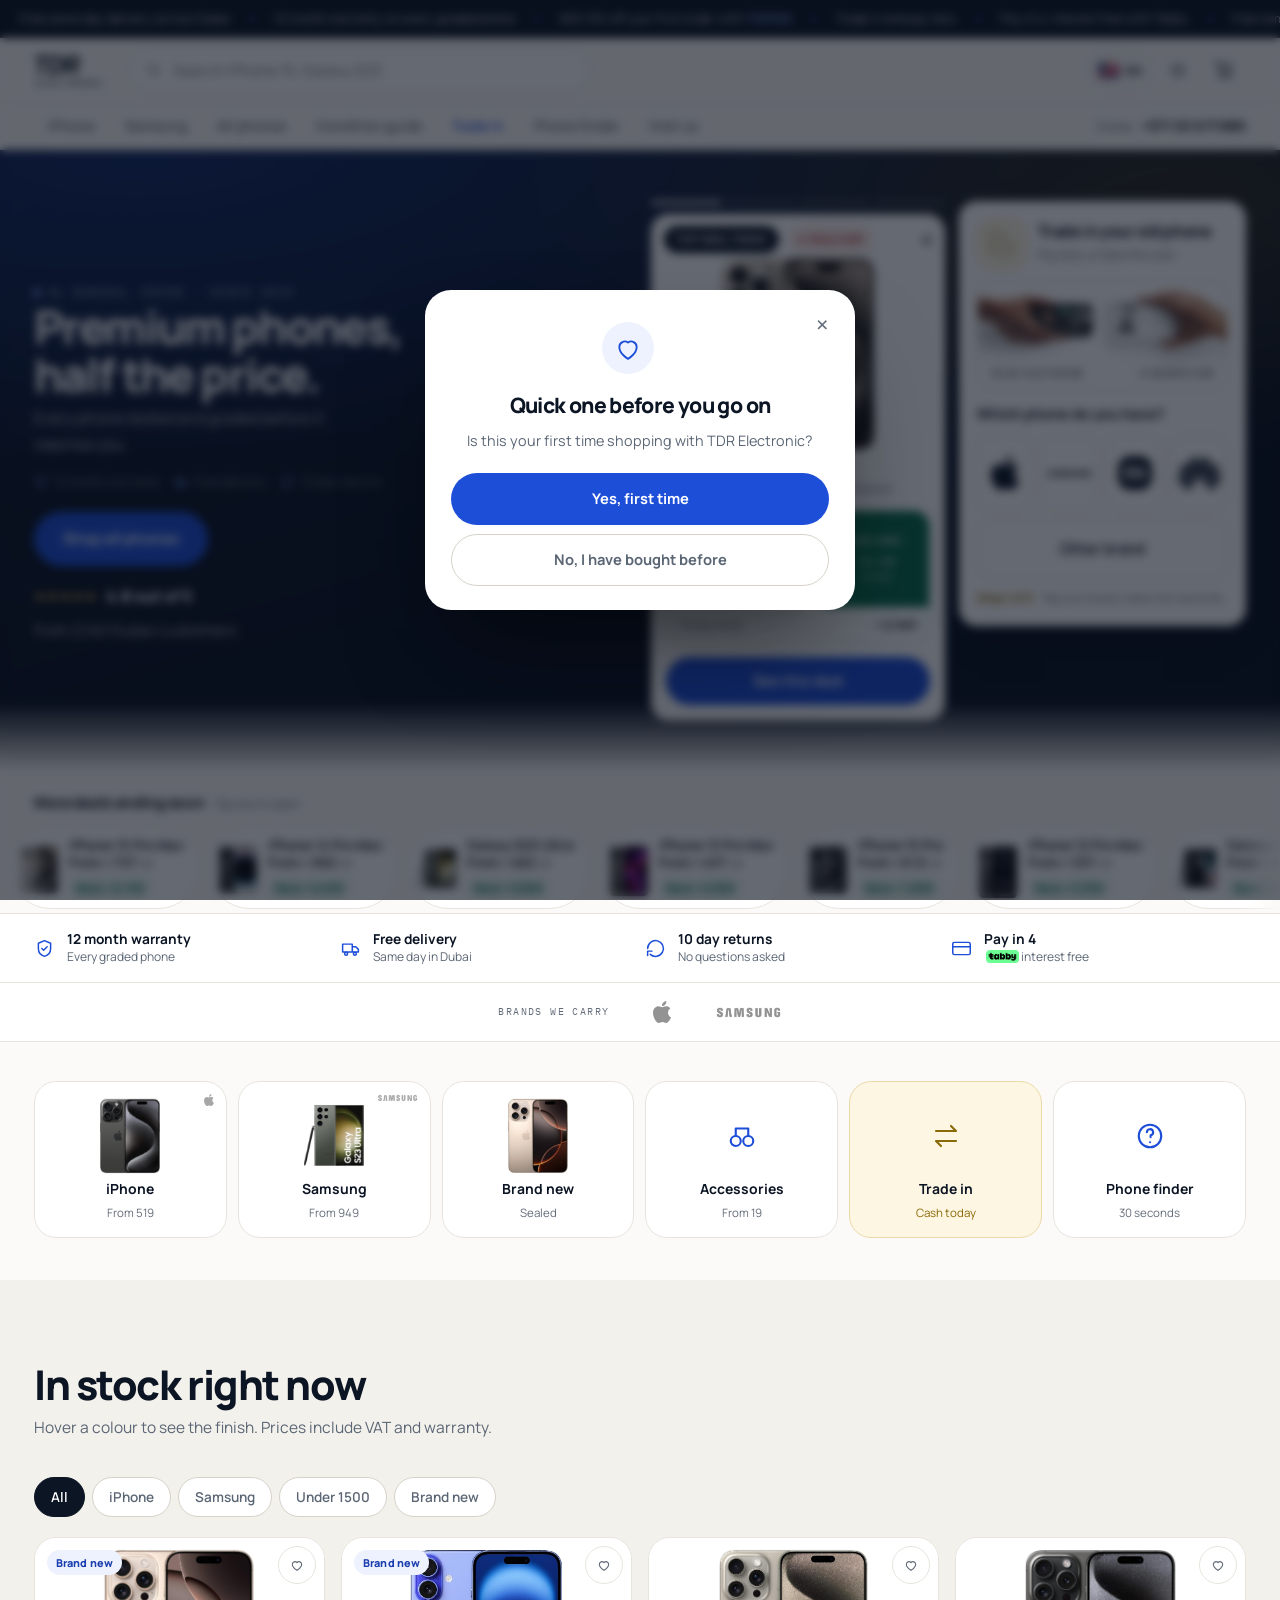
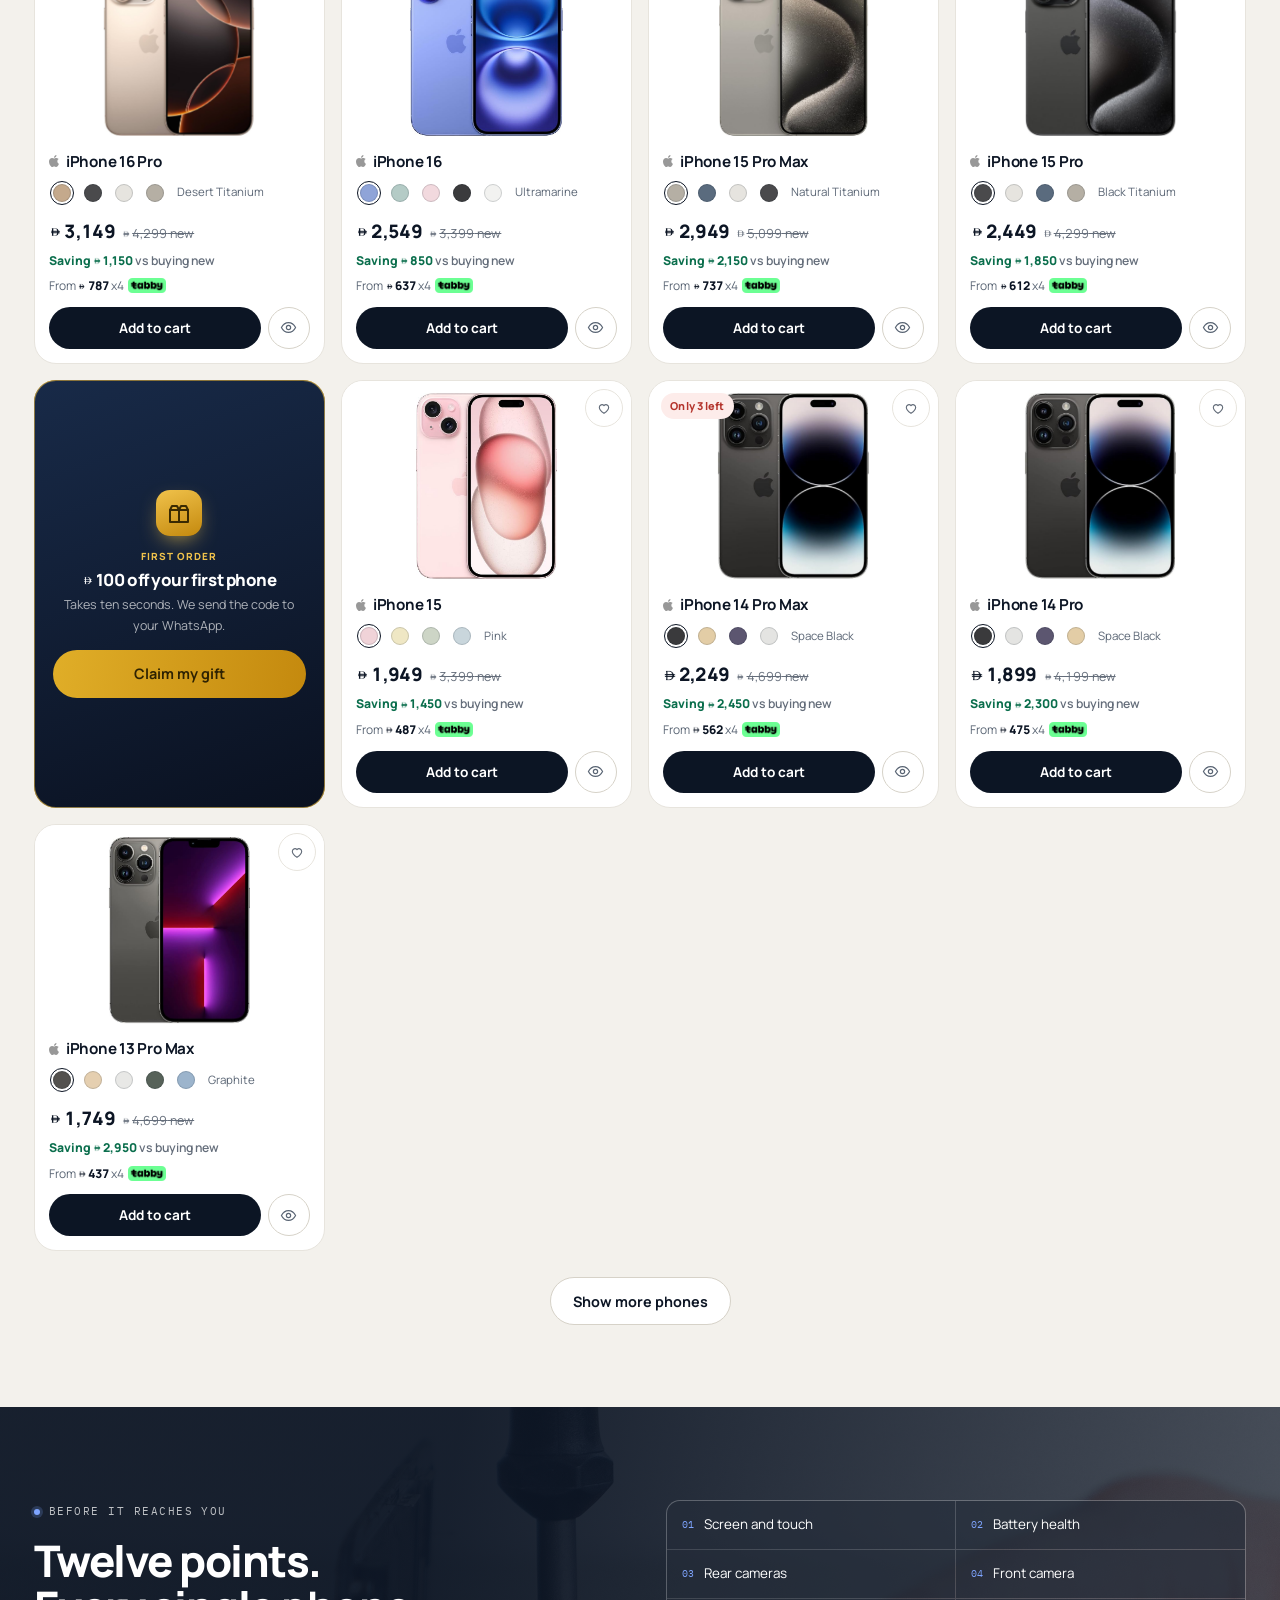
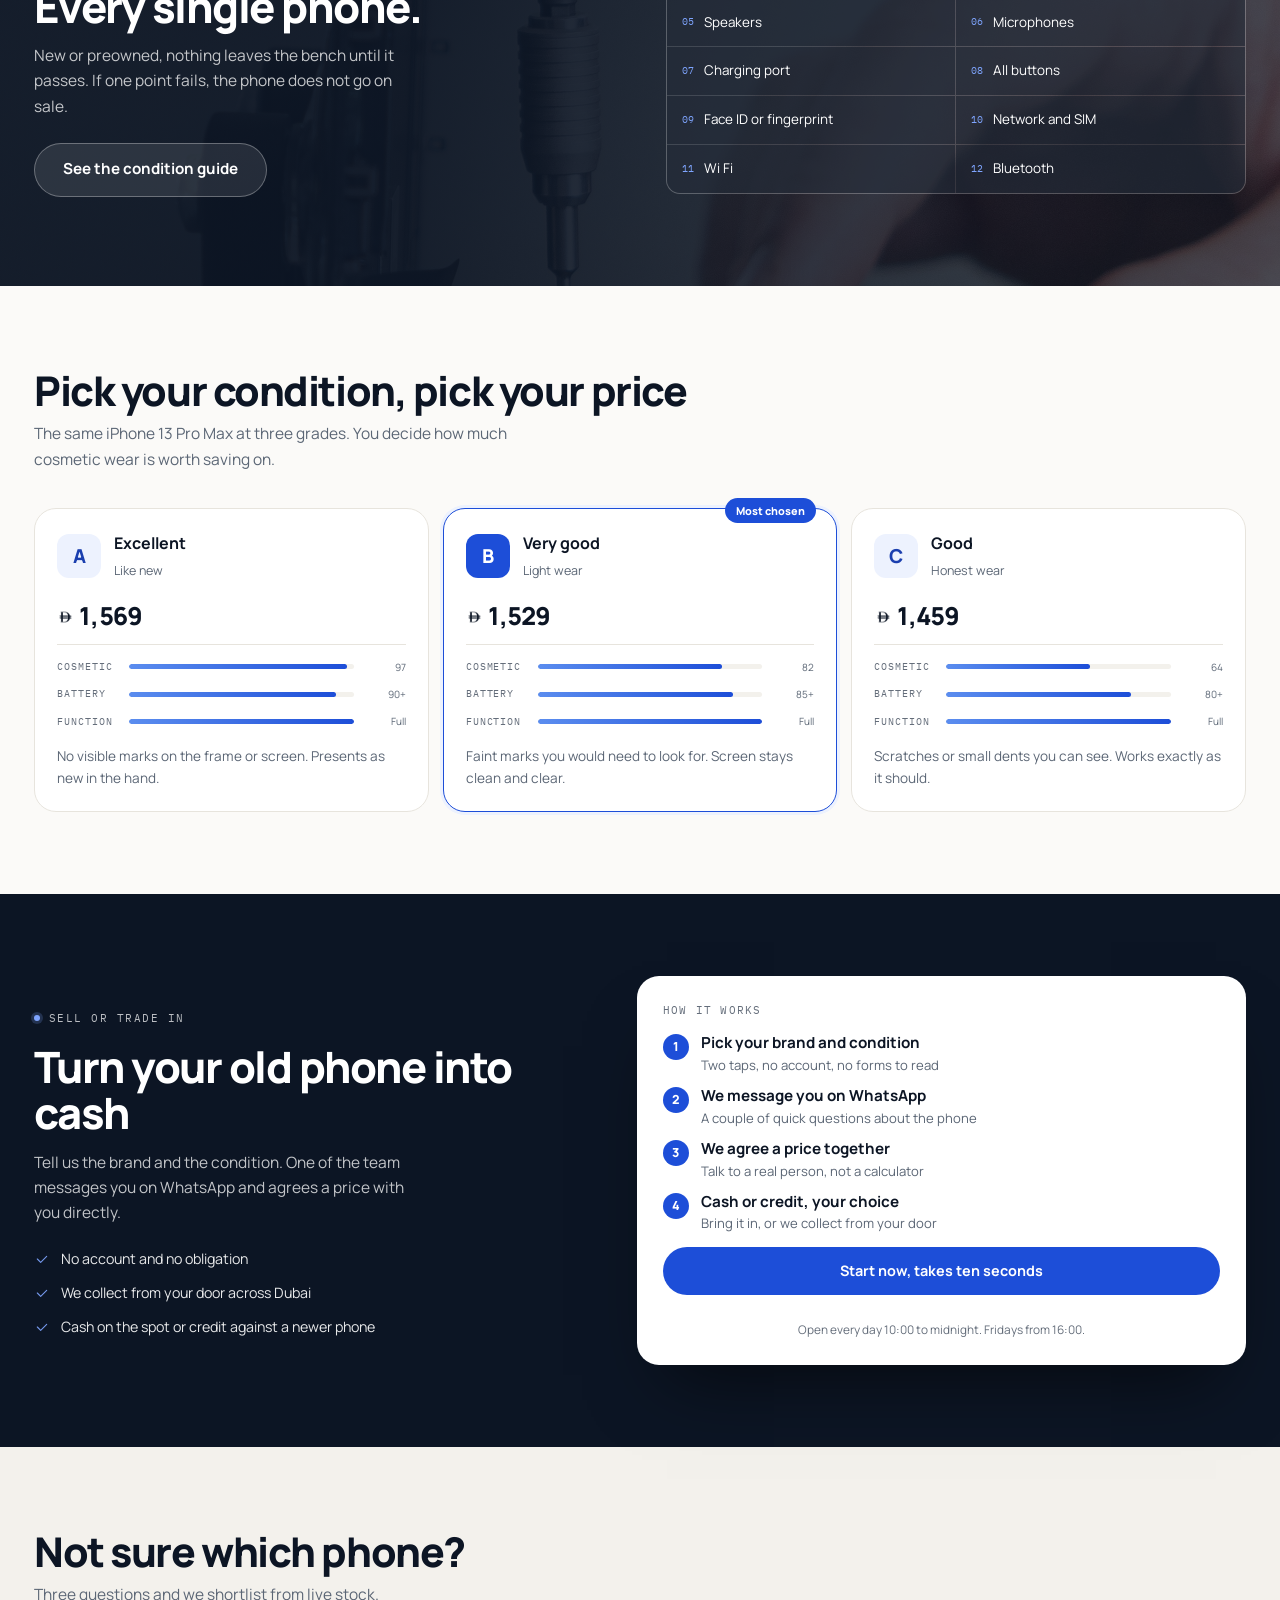
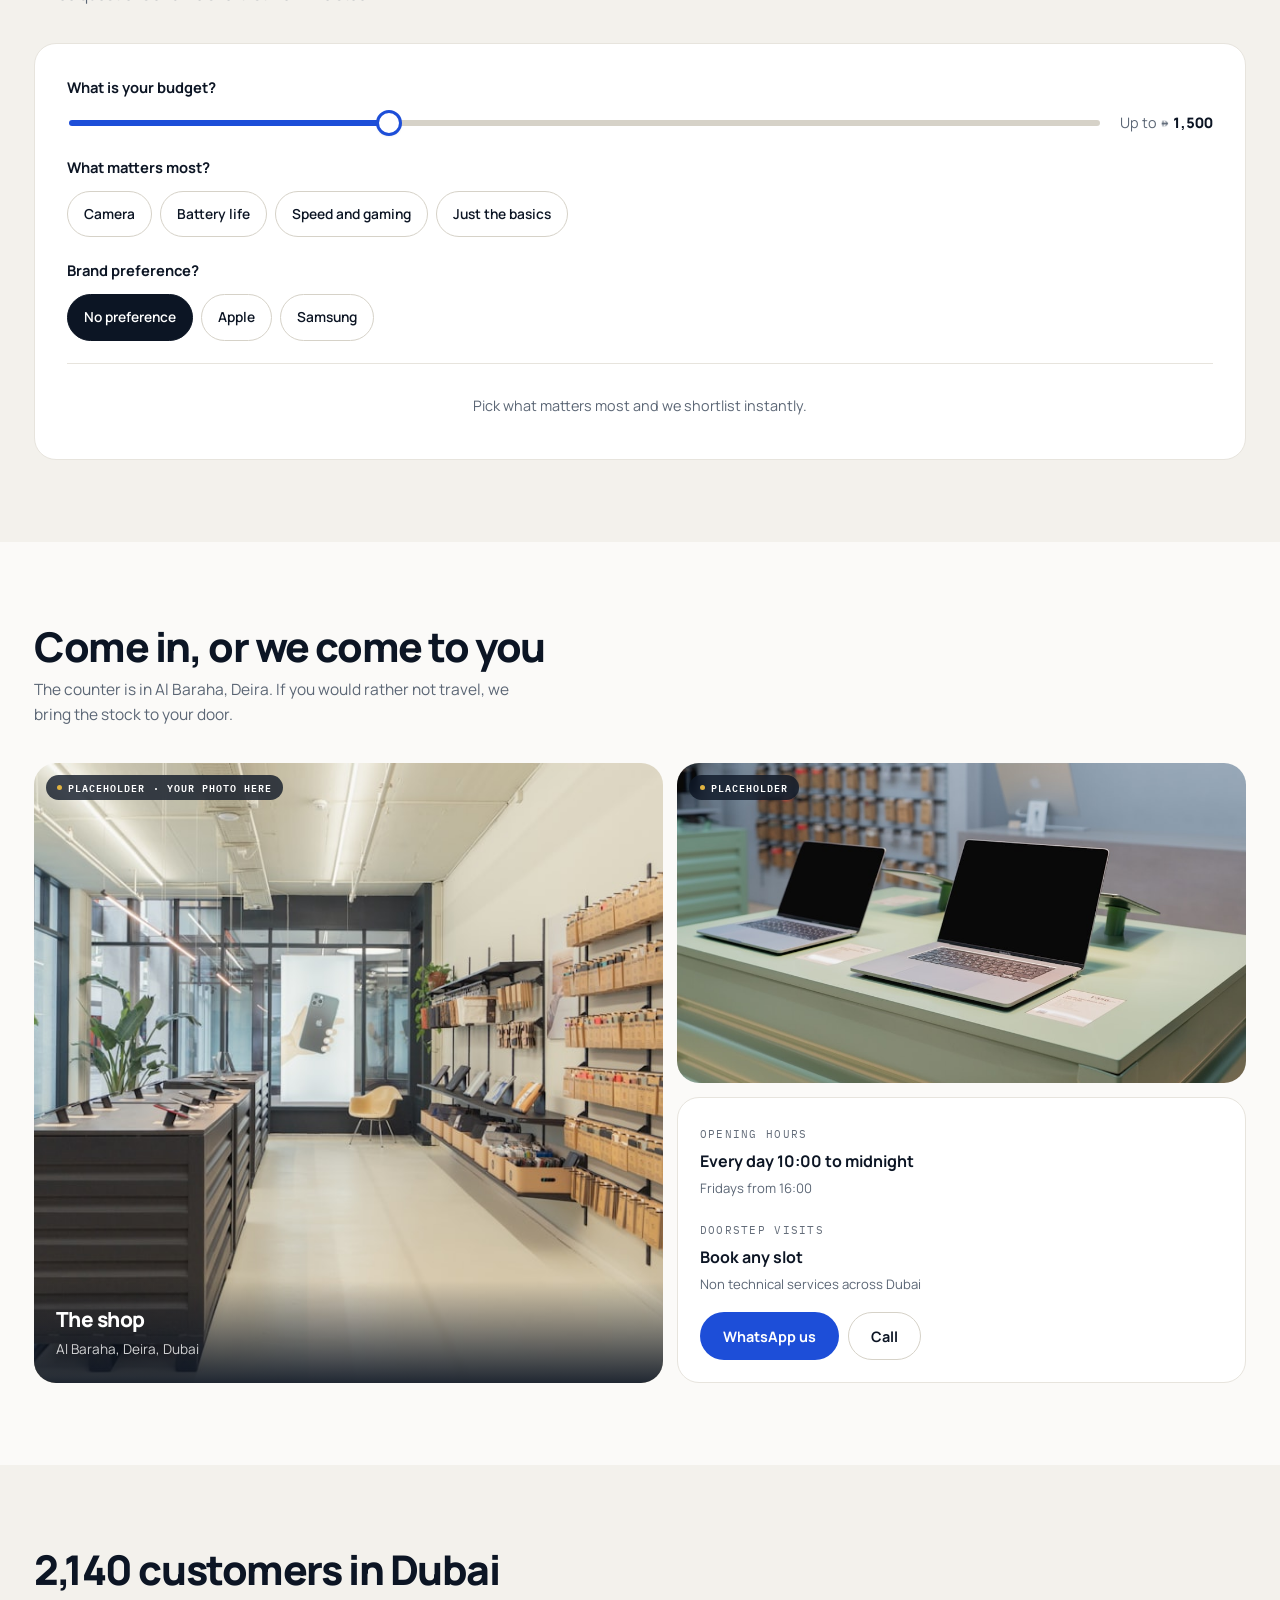
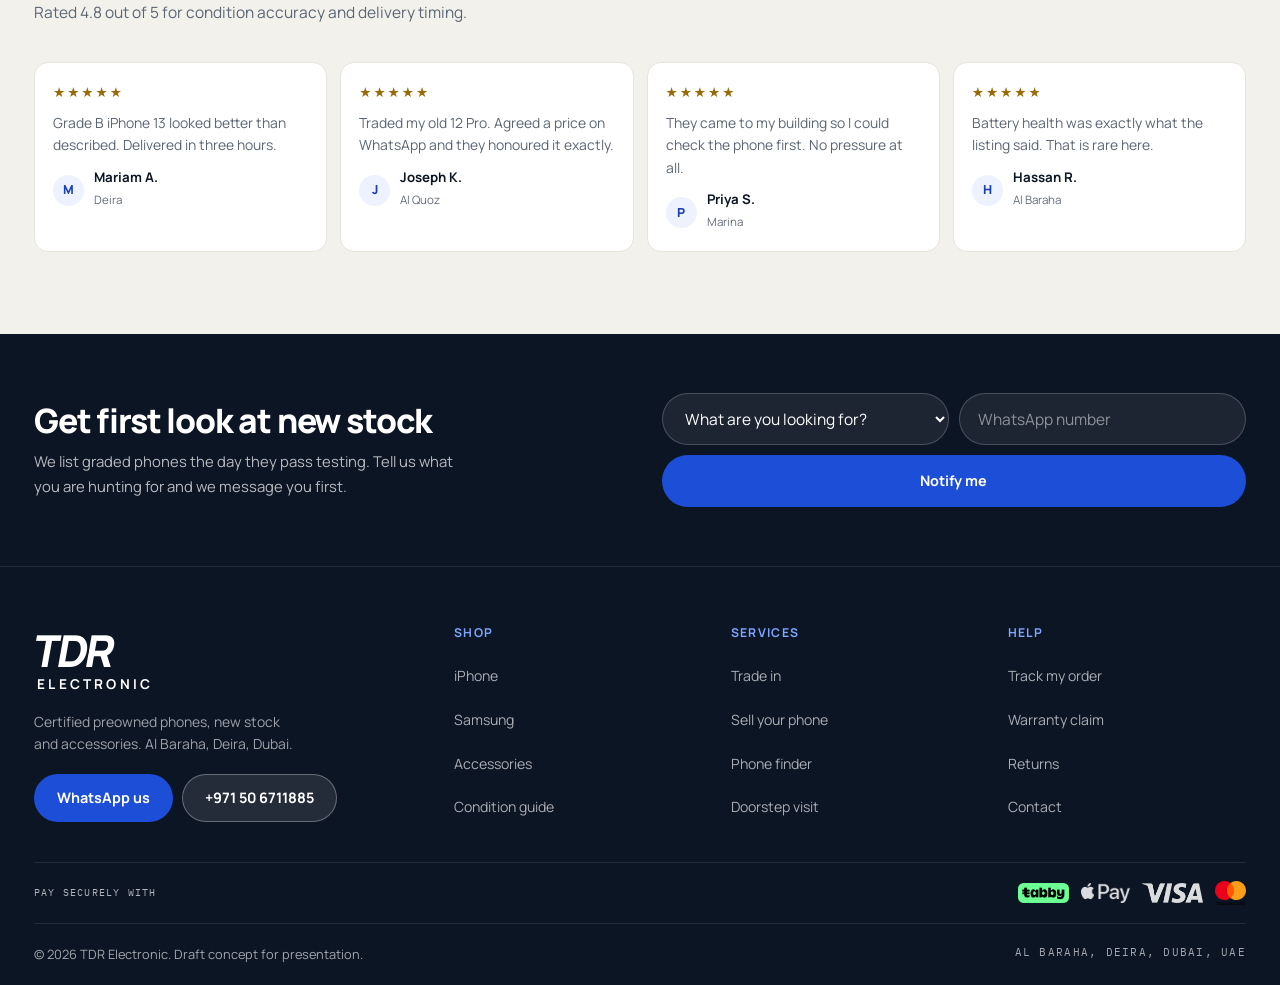
<file: index.html>
<!doctype html>
<html lang="en">
<head>
<meta charset="utf-8">
<meta name="viewport" content="width=device-width, initial-scale=1, viewport-fit=cover">
<title>TDR Electronic | Certified Preowned Phones in Dubai</title>
<meta name="description" content="Certified preowned iPhones, Samsung and accessories in Al Baraha, Deira. Graded A to C, tested on 12 points, 12 month warranty, same day delivery across Dubai.">
<meta name="robots" content="noindex, nofollow">
<meta name="theme-color" content="#0C1524">
<link rel="icon" href="favicon.svg" type="image/svg+xml">
<link rel="preconnect" href="https://fonts.googleapis.com">
<link rel="preconnect" href="https://fonts.gstatic.com" crossorigin>
<link href="https://fonts.googleapis.com/css2?family=Manrope:wght@400;500;600;700;800&family=IBM+Plex+Mono:wght@400;500&display=swap" rel="stylesheet">
<link rel="stylesheet" href="assets/css/style.css?v=10">
<link rel="stylesheet" href="assets/css/v5.css?v=10">
<link rel="stylesheet" href="assets/css/v6.css?v=10">
<link rel="stylesheet" href="assets/css/i18n.css?v=10">
</head>
<body>

<svg width="0" height="0" style="position:absolute" aria-hidden="true"><defs>
  <linearGradient id="sheen" x1="0" y1="0" x2="1" y2="1">
    <stop offset="0" stop-color="#fff" stop-opacity=".34"/><stop offset=".26" stop-color="#fff" stop-opacity=".06"/>
    <stop offset=".55" stop-color="#000" stop-opacity=".10"/><stop offset=".80" stop-color="#fff" stop-opacity=".05"/>
    <stop offset="1" stop-color="#fff" stop-opacity=".22"/></linearGradient>
  <linearGradient id="rail" x1="0" y1="0" x2="1" y2="0">
    <stop offset="0" stop-color="#fff" stop-opacity=".55"/><stop offset=".5" stop-color="#fff" stop-opacity=".12"/>
    <stop offset="1" stop-color="#fff" stop-opacity=".42"/></linearGradient>
  <radialGradient id="lens" cx=".35" cy=".3" r=".85">
    <stop offset="0" stop-color="#5c6b80"/><stop offset=".45" stop-color="#1a222e"/><stop offset="1" stop-color="#080c12"/></radialGradient>
  <linearGradient id="plate" x1="0" y1="0" x2=".8" y2="1">
    <stop offset="0" stop-color="#fff" stop-opacity=".22"/><stop offset="1" stop-color="#000" stop-opacity=".14"/></linearGradient>
  <radialGradient id="grnd" cx=".5" cy=".5" r=".5">
    <stop offset="0" stop-color="#0C1524" stop-opacity=".30"/><stop offset="1" stop-color="#0C1524" stop-opacity="0"/></radialGradient>
</defs></svg>

<button class="ifab" id="insightFab">
  <svg viewBox="0 0 24 24"><circle cx="12" cy="12" r="3"/><path d="M2 12s3.6-7 10-7 10 7 10 7-3.6 7-10 7-10-7-10-7z"/></svg><span data-i18n="ui.insight">Insight</span>
</button>
<div class="ip" id="insightPanel" hidden>
  <div class="ip__hd"><b data-i18n="ui.captured">Captured this session</b><button id="ipClose" aria-label="Close" data-i18n-al="f.close">&times;</button></div>
  <div class="ip__st"><div><span id="ipLeads">0</span><em data-i18n="ui.leads">Leads</em></div><div><span id="ipSignals">0</span><em data-i18n="ui.signals">Signals</em></div><div><span id="ipValue">0</span><em data-i18n="ui.pipeline">Pipeline</em></div></div>
  <ul class="ip__log" id="ipLog"><li class="ip__e" data-i18n="ui.insightP">Click around to see what the site records.</li></ul>
  <p class="ip__n" data-i18n="ui.insightS">Each dashed marker earns data, not just a sale.</p>
</div>

<div class="anno"><div class="anno__t" id="annoTrack"></div></div>

<header class="hdr" id="hdr">
  <div class="wrap hdr__in">
    <button class="burger" id="burger" aria-label="Menu" data-i18n-al="nav.menu"><span></span><span></span><span></span></button>
    <a class="wm" href="#top" aria-label="TDR Electronic">
      <span class="wm__r" aria-hidden="true"><span>T</span><span class="wm__d">D</span><span>R</span></span>
      <span class="wm__s" aria-hidden="true">ELECTRONIC</span>
    </a>
    <form class="srch" id="searchForm" data-capture="Search query. Shows demand for models you do not stock yet.">
      <svg viewBox="0 0 24 24"><circle cx="11" cy="11" r="7"/><path d="M20 20l-3.5-3.5"/></svg>
      <input id="searchInput" type="search" placeholder="Search iPhone 15, Galaxy S23" data-i18n-ph="nav.searchPh" autocomplete="off">
      <div class="srch__d" id="searchDrop" hidden></div>
    </form>
    <div class="hdr__a">
      <div class="lang" id="lang">
        <button class="lang__b" id="langBtn" aria-haspopup="true" aria-expanded="false" aria-label="Language">
          <svg viewBox="0 0 24 24"><circle cx="12" cy="12" r="9"/><path d="M3 12h18M12 3a15 15 0 0 1 0 18M12 3a15 15 0 0 0 0 18"/></svg>
          <b id="langNow">EN</b>
        </button>
        <div class="lang__m" id="langMenu" hidden></div>
      </div>
      <button class="ib ib--srch" id="srchToggle" aria-label="Search" data-i18n-al="nav.search"><svg viewBox="0 0 24 24"><circle cx="11" cy="11" r="7"/><path d="M20 20l-3.5-3.5"/></svg></button>
      <button class="ib" id="wishBtn" aria-label="Wishlist" data-i18n-al="nav.wish"><svg viewBox="0 0 24 24"><path d="M12 20s-7-4.4-7-9a4 4 0 0 1 7-2.6A4 4 0 0 1 19 11c0 4.6-7 9-7 9z"/></svg><b class="bdg zero" id="wishCount">0</b></button>
      <button class="ib" id="cartBtn" aria-label="Cart" data-i18n-al="nav.cart"><svg viewBox="0 0 24 24"><path d="M6 6h15l-1.5 9h-12z"/><path d="M6 6L5 2H2"/><circle cx="9" cy="20" r="1.6"/><circle cx="18" cy="20" r="1.6"/></svg><b class="bdg zero" id="cartCount">0</b></button>
    </div>
  </div>
  <nav class="nav" id="nav"><div class="wrap nav__in">
    <a href="#shop" data-filter="Apple" data-i18n="nav.iphone">iPhone</a><a href="#shop" data-filter="Samsung" data-i18n="nav.samsung">Samsung</a>
    <a href="#shop" data-filter="all" data-i18n="nav.all">All phones</a><a href="#grades" data-i18n="nav.grades">Condition guide</a>
    <a href="#tradein" class="hot" data-i18n="nav.tradein">Trade in</a><a href="#finder" data-i18n="nav.finder">Phone finder</a><a href="#visit" data-i18n="nav.visit">Visit us</a>
    <span class="nav__ph">Dubai · <a href="tel:+971506711885">+971 50 6711885</a></span>
  </div></nav>
</header>

<main id="top">

<section class="hero">
  <div class="wrap hero__in">

    <div class="hero__c">
      <span class="eyb eyb--l"><i></i><span data-i18n="hero.eyb">Al Baraha, Deira &middot; Since 2019</span></span>
      <h1><span data-i18n="hero.h1a">Premium phones,</span><br><span data-i18n="hero.h1b">half the price.</span></h1>
      <p data-i18n="hero.sub">Every phone tested and graded before it reaches you.</p>
      <ul class="hero__t">
        <li><svg viewBox="0 0 24 24"><path d="M12 3l7 3v6c0 5-3.5 8-7 9-3.5-1-7-4-7-9V6z"/><path d="M9 12l2 2 4-4"/></svg><span data-i18n="trust.warranty">12 month warranty</span></li>
        <li><svg viewBox="0 0 24 24"><path d="M3 7h11v9H3zM14 10h4l3 3v3h-7z"/><circle cx="7" cy="18" r="1.7"/><circle cx="17" cy="18" r="1.7"/></svg><span data-i18n="trust.delivery">Free delivery</span></li>
        <li><svg viewBox="0 0 24 24"><path d="M3 12a9 9 0 1 1 3 6.7"/><path d="M3 20v-5h5"/></svg><span data-i18n="trust.returns">10 day returns</span></li>
      </ul>
      <div class="hero__cta">
        <a class="btn btn--p btn--l" href="#shop" data-i18n="hero.cta">Shop all phones</a>
      </div>
      <p class="hero__pf"><span class="hero__st" aria-hidden="true">★★★★★</span>
        <b data-i18n="hero.rating">4.8 out of 5</b> <span data-i18n="hero.ratingFrom">from 2,140 Dubai customers</span></p>
    </div>

    <div class="hero__m">
      <div class="deal" id="deal">
        <div class="deal__pg" id="dealPg"></div>
        <div class="deal__vp"><div class="deal__tr" id="dealTrack"></div></div>
        <button class="deal__nv deal__nv--p" id="dealPrev" aria-label="Previous deal" data-i18n-al="ui.prev"><svg viewBox="0 0 24 24"><path d="M15 6l-6 6 6 6"/></svg></button>
        <button class="deal__nv deal__nv--n" id="dealNext" aria-label="Next deal" data-i18n-al="ui.next"><svg viewBox="0 0 24 24"><path d="M9 6l6 6-6 6"/></svg></button>
      </div>

      <!-- trade in, sitting directly beside the deals -->
      <section class="tin2" id="tin2" data-capture="Trade in starter. Captures the model they own before anything else is asked.">
        <div class="tin2__hd">
          <span class="tin2__ic" aria-hidden="true">
            <i class="tin2__glyph" aria-hidden="true"></i>
          </span>
          <div>
            <b data-i18n="tin.title">Trade in your old phone</b>
            <i data-i18n="tin.sub">Pay less, or take the cash</i>
          </div>
        </div>

        <figure class="tin2__ph">
          <img src="assets/img/tradein-hero.webp" alt="An older phone being handed over in exchange for a new one in its box" loading="lazy" decoding="async" width="2000" height="723">
          <figcaption><span data-i18n="tin.old">Your old phone</span><span data-i18n="tin.new">A newer one</span></figcaption>
        </figure>

        <div class="tin2__q">
          <label id="tin2Lbl">Which phone do you have?</label>
          <div class="tin2__head" id="tin2Head"></div>
          <div class="tin2__opts" id="tin2Opts"></div>
          <p class="tin2__step"><b id="tin2Step">Step 1 of 3</b><span id="tin2Hint">Tap your brand, takes ten seconds</span></p>
        </div>
      </section>
    </div>

  </div>
</section>

<section class="orail">
  <div class="orail__h wrap"><b data-i18n="ui.moreDeals">More deals ending soon</b><span data-i18n="ui.tapOpen">Tap any to open</span></div>
  <div class="orail__vp"><div class="orail__t" id="offerTrack"></div></div>
</section>

<div class="tr"><div class="wrap tr__in">
  <div><svg viewBox="0 0 24 24"><path d="M12 3l7 3v6c0 5-3.5 8-7 9-3.5-1-7-4-7-9V6z"/><path d="M9 12l2 2 4-4"/></svg><b data-i18n="trust.warranty">12 month warranty</b><i data-i18n="trust.warrantySub">Every graded phone</i></div>
  <div><svg viewBox="0 0 24 24"><path d="M3 7h11v9H3zM14 10h4l3 3v3h-7z"/><circle cx="7" cy="18" r="1.7"/><circle cx="17" cy="18" r="1.7"/></svg><b data-i18n="trust.delivery">Free delivery</b><i data-i18n="trust.deliverySub">Same day in Dubai</i></div>
  <div><svg viewBox="0 0 24 24"><path d="M3 12a9 9 0 1 1 3 6.7"/><path d="M3 20v-5h5"/></svg><b data-i18n="trust.returns">10 day returns</b><i data-i18n="trust.returnsSub">No questions asked</i></div>
  <div><svg viewBox="0 0 24 24"><rect x="2" y="5" width="20" height="14" rx="2"/><path d="M2 10h20"/></svg><b data-i18n="trust.pay4">Pay in 4</b><i><img class="tby" src="assets/img/logo/tabby.webp" alt="Tabby"> <span data-i18n="trust.pay4Sub">interest free</span></i></div>
</div></div>

<div class="brands"><div class="wrap brands__in"><span data-i18n="ui.brands">Brands we carry</span><img src="assets/img/logo/apple.svg" alt="Apple"><img class="bw" src="assets/img/logo/samsung.png" alt="Samsung"></div></div>

<section class="sec sec--tight">
  <div class="wrap"><div class="rail" id="catRail">
    <a class="rc" href="#shop" data-filter="Apple"><div class="rc__d" data-dev="ip15p"></div><img class="rc__lg" src="assets/img/logo/apple.svg" alt=""><b data-i18n="nav.iphone">iPhone</b><i><span data-i18n="price.fromShort">From</span> 519</i></a>
    <a class="rc" href="#shop" data-filter="Samsung"><div class="rc__d" data-dev="s23u"></div><img class="rc__lg rc__lg--w" src="assets/img/logo/samsung.png" alt=""><b data-i18n="nav.samsung">Samsung</b><i><span data-i18n="price.fromShort">From</span> 949</i></a>
    <a class="rc" href="#shop" data-filter="new"><div class="rc__d" data-dev="ip16p"></div><b data-i18n="rail.new">Brand new</b><i data-i18n="rail.newSub">Sealed</i></a>
    <a class="rc rc--acc" href="#shop"><div class="rc__i"><svg viewBox="0 0 24 24"><circle cx="7" cy="16" r="4"/><circle cx="17" cy="16" r="4"/><path d="M7 12V6h10v6"/></svg></div><b data-i18n="rail.acc">Accessories</b><i><span data-i18n="price.fromShort">From</span> 19</i></a>
    <a class="rc rc--gold" href="#tradein"><div class="rc__i"><svg viewBox="0 0 24 24"><path d="M4 8h16l-4-4M20 16H4l4 4"/></svg></div><b data-i18n="rail.tradein">Trade in</b><i data-i18n="rail.tradeinSub">Cash today</i></a>
    <a class="rc rc--acc" href="#finder"><div class="rc__i"><svg viewBox="0 0 24 24"><circle cx="12" cy="12" r="9"/><path d="M9.5 9a2.5 2.5 0 1 1 3 2.5V13"/><path d="M12 17h.01"/></svg></div><b data-i18n="nav.finder">Phone finder</b><i data-i18n="rail.quick">30 seconds</i></a>
  </div></div>
</section>

<section class="sec sec--pap" id="shop">
  <div class="wrap">
    <header class="sh">
      <div><h2 data-i18n="grid.h2">In stock right now</h2><p data-i18n="grid.sub">Hover a colour to see the finish. Prices include VAT and warranty.</p></div>
    </header>
    <div class="fl" id="filters" data-capture="Filter use. Tells you which brands and budgets your traffic wants.">
      <button class="on" data-f="all" data-i18n="grid.all">All</button><button data-f="Apple" data-i18n="nav.iphone">iPhone</button>
      <button data-f="Samsung" data-i18n="nav.samsung">Samsung</button><button data-f="under1500" data-i18n="grid.under">Under 1500</button><button data-f="new" data-i18n="card.new">Brand new</button>
    </div>
    <div class="grid" id="grid"></div>
    <div class="more"><button class="btn btn--o" id="loadMore" data-i18n="grid.more">Show more phones</button></div>
  </div>
</section>

<section class="chk">
  <div class="chk__bg"><img src="assets/img/workshop-sm.jpg" srcset="assets/img/workshop-sm.jpg 1000w, assets/img/workshop.jpg 2400w" sizes="100vw" loading="lazy" alt=""></div>
  <div class="wrap chk__in">
    <div class="chk__c">
      <span class="eyb eyb--l"><i></i><span data-i18n="chk.eyb">Before it reaches you</span></span>
      <h2><span data-i18n="chk.h2a">Twelve points.</span><br><span data-i18n="chk.h2b">Every single phone.</span></h2>
      <p data-i18n="chk.p">New or preowned, nothing leaves the bench until it passes. If one point fails, the phone does not go on sale.</p>
      <a class="btn btn--w btn--l" href="#grades" data-i18n="chk.cta">See the condition guide</a>
    </div>
    <ol class="chk__l">
      <li data-i18n="chk.1">Screen and touch</li><li data-i18n="chk.2">Battery health</li><li data-i18n="chk.3">Rear cameras</li><li data-i18n="chk.4">Front camera</li>
      <li data-i18n="chk.5">Speakers</li><li data-i18n="chk.6">Microphones</li><li data-i18n="chk.7">Charging port</li><li data-i18n="chk.8">All buttons</li>
      <li data-i18n="chk.9">Face ID or fingerprint</li><li data-i18n="chk.10">Network and SIM</li><li data-i18n="chk.11">Wi Fi</li><li data-i18n="chk.12">Bluetooth</li>
    </ol>
  </div>
</section>

<section class="sec" id="grades">
  <div class="wrap">
    <header class="sh"><div><h2 data-i18n="gr.h2">Pick your condition, pick your price</h2>
      <p data-i18n="gr.sub">The same iPhone 13 Pro Max at three grades. You decide how much cosmetic wear is worth saving on.</p></div></header>
    <div class="gr">
      <article class="gc"><div class="gc__h"><span class="gl">A</span><div><b data-i18n="gr.a">Excellent</b><i data-i18n="gr.aSub">Like new</i></div></div>
        <div class="gc__p"><i class="dh"></i>1,569</div>
        <ul><li><span data-i18n="gr.cosmetic">Cosmetic</span><i class="mt"><b style="--v:97%"></b></i><em>97</em></li>
          <li><span data-i18n="gr.battery">Battery</span><i class="mt"><b style="--v:92%"></b></i><em>90+</em></li>
          <li><span data-i18n="gr.function">Function</span><i class="mt"><b style="--v:100%"></b></i><em data-i18n="gr.full">Full</em></li></ul>
        <p data-i18n="gr.aTxt">No visible marks on the frame or screen. Presents as new in the hand.</p></article>
      <article class="gc is-p"><span class="gt" data-i18n="gr.chosen">Most chosen</span>
        <div class="gc__h"><span class="gl">B</span><div><b data-i18n="gr.b">Very good</b><i data-i18n="gr.bSub">Light wear</i></div></div>
        <div class="gc__p"><i class="dh"></i>1,529</div>
        <ul><li><span data-i18n="gr.cosmetic">Cosmetic</span><i class="mt"><b style="--v:82%"></b></i><em>82</em></li>
          <li><span data-i18n="gr.battery">Battery</span><i class="mt"><b style="--v:87%"></b></i><em>85+</em></li>
          <li><span data-i18n="gr.function">Function</span><i class="mt"><b style="--v:100%"></b></i><em data-i18n="gr.full">Full</em></li></ul>
        <p data-i18n="gr.bTxt">Faint marks you would need to look for. Screen stays clean and clear.</p></article>
      <article class="gc"><div class="gc__h"><span class="gl">C</span><div><b data-i18n="gr.c">Good</b><i data-i18n="gr.cSub">Honest wear</i></div></div>
        <div class="gc__p"><i class="dh"></i>1,459</div>
        <ul><li><span data-i18n="gr.cosmetic">Cosmetic</span><i class="mt"><b style="--v:64%"></b></i><em>64</em></li>
          <li><span data-i18n="gr.battery">Battery</span><i class="mt"><b style="--v:82%"></b></i><em>80+</em></li>
          <li><span data-i18n="gr.function">Function</span><i class="mt"><b style="--v:100%"></b></i><em data-i18n="gr.full">Full</em></li></ul>
        <p data-i18n="gr.cTxt">Scratches or small dents you can see. Works exactly as it should.</p></article>
    </div>
  </div>
</section>

<section class="sec sec--ink" id="tradein">
  <div class="wrap tin">
    <div class="tin__c">
      <span class="eyb eyb--l"><i></i><span data-i18n="tin2.eyb">Sell or trade in</span></span>
      <h2 data-i18n="tin2.h2">Turn your old phone into cash</h2>
      <p data-i18n="tin2.p">Tell us the brand and the condition. One of the team messages you on WhatsApp and agrees a price with you directly.</p>
      <ul class="tin__l">
        <li><svg viewBox="0 0 24 24"><path d="M5 12l5 5 9-9"/></svg><span data-i18n="tin2.l1">No account and no obligation</span></li>
        <li><svg viewBox="0 0 24 24"><path d="M5 12l5 5 9-9"/></svg><span data-i18n="tin2.l2">We collect from your door across Dubai</span></li>
        <li><svg viewBox="0 0 24 24"><path d="M5 12l5 5 9-9"/></svg><span data-i18n="tin2.l3">Cash on the spot or credit against a newer phone</span></li>
      </ul>
    </div>
    <!-- The price is agreed on WhatsApp, not quoted here, so this panel sells
         certainty instead of a number. Knowing exactly what happens next is what
         replaces the figure as the reason to finish. -->
    <div class="tin__b tin__b--how">
      <span class="mono" data-i18n="tin2.how">How it works</span>
      <ol class="hw">
        <li><b>1</b><div><strong data-i18n="tin2.s1">Pick your brand and condition</strong><span data-i18n="tin2.s1s">Two taps, no account, no forms to read</span></div></li>
        <li><b>2</b><div><strong data-i18n="tin2.s2">We message you on WhatsApp</strong><span data-i18n="tin2.s2s">A couple of quick questions about the phone</span></div></li>
        <li><b>3</b><div><strong data-i18n="tin2.s3">We agree a price together</strong><span data-i18n="tin2.s3s">Talk to a real person, not a calculator</span></div></li>
        <li><b>4</b><div><strong data-i18n="tin2.s4">Cash or credit, your choice</strong><span data-i18n="tin2.s4s">Bring it in, or we collect from your door</span></div></li>
      </ol>
      <a class="btn btn--p btn--full" href="#tin2" id="tinJump" data-i18n="tin2.cta">Start now, takes ten seconds</a>
      <p class="fine" data-i18n="tin.hours">Open every day 10:00 to midnight. Fridays from 16:00.</p>
    </div>
  </div>
</section>

<section class="sec sec--pap" id="finder">
  <div class="wrap">
    <header class="sh"><div><h2 data-i18n="fin.h2">Not sure which phone?</h2><p data-i18n="fin.sub">Three questions and we shortlist from live stock.</p></div></header>
    <div class="fin" data-capture="Preference profile. Budget band, priority feature and brand lean. Powers segmented remarketing.">
      <div class="fin__q"><label data-i18n="fin.budget">What is your budget?</label>
        <div class="fin__sl"><input type="range" id="finBudget" min="400" max="4000" step="100" value="1500">
          <output><span data-i18n="fin.upto">Up to</span> <i class="dh"></i><b id="finBudgetOut">1,500</b></output></div></div>
      <div class="fin__q"><label data-i18n="fin.matters">What matters most?</label>
        <div class="ch" id="finPriority"><button data-v="camera" data-i18n="fin.camera">Camera</button><button data-v="battery" data-i18n="fin.batt">Battery life</button>
          <button data-v="gaming" data-i18n="fin.speed">Speed and gaming</button><button data-v="basic" data-i18n="fin.basics">Just the basics</button></div></div>
      <div class="fin__q"><label data-i18n="fin.brand">Brand preference?</label>
        <div class="ch" id="finBrand"><button data-v="any" class="on" data-i18n="fin.any">No preference</button>
          <button data-v="Apple">Apple</button><button data-v="Samsung" data-i18n="nav.samsung">Samsung</button></div></div>
      <div class="fin__o" id="finOut"></div>
    </div>
  </div>
</section>

<section class="sec" id="visit">
  <div class="wrap">
    <header class="sh"><div><h2 data-i18n="vis.h2">Come in, or we come to you</h2>
      <p data-i18n="vis.p">The counter is in Al Baraha, Deira. If you would rather not travel, we bring the stock to your door.</p></div></header>
    <div class="vis">
      <figure class="vis__a"><img src="assets/img/store-sm.jpg" srcset="assets/img/store-sm.jpg 1000w, assets/img/store.jpg 2400w" sizes="(max-width:900px) 92vw, 52vw" loading="lazy" alt="Shop interior">
        <span class="phold" data-i18n="vis.phold">Placeholder &middot; your photo here</span>
        <figcaption><b data-i18n="vis.shop">The shop</b><span data-i18n="vis.addr">Al Baraha, Deira, Dubai</span></figcaption></figure>
      <div class="vis__b">
        <figure><img src="assets/img/counter-sm.jpg" loading="lazy" alt="Devices on the counter">
          <span class="phold" data-i18n="vis.pholdShort">Placeholder</span></figure>
        <div class="vis__i">
          <div><span class="mono" data-i18n="vis.hours">Opening hours</span><b data-i18n="vis.hoursV">Every day 10:00 to midnight</b><i data-i18n="vis.hoursF">Fridays from 16:00</i></div>
          <div><span class="mono" data-i18n="vis.door">Doorstep visits</span><b data-i18n="vis.doorV">Book any slot</b><i data-i18n="vis.doorS">Non technical services across Dubai</i></div>
          <div class="vis__cta"><a class="btn btn--p" href="https://wa.me/971506711885" target="_blank" rel="noopener" data-i18n="vis.wa">WhatsApp us</a>
            <a class="btn btn--o" href="tel:+971506711885" data-i18n="vis.call">Call</a></div>
        </div>
      </div>
    </div>
  </div>
</section>

<section class="sec sec--pap"><div class="wrap">
  <header class="sh"><div><h2 data-i18n="rev.h2">2,140 customers in Dubai</h2><p data-i18n="rev.sub">Rated 4.8 out of 5 for condition accuracy and delivery timing.</p></div></header>
  <div class="rev" id="revs"></div>
</div></section>

<section class="cap"><div class="wrap cap__in">
  <div><h2 data-i18n="cap.h2">Get first look at new stock</h2>
    <p data-i18n="cap.p">We list graded phones the day they pass testing. Tell us what you are hunting for and we message you the moment it lands.</p></div>
  <form class="cap__f" id="capForm" data-capture="Stock alert. Model wanted plus contact. Turns dead traffic into a waiting list you can sell against.">
    <select id="capModel"><option value="" data-i18n="cap.q">What are you looking for?</option>
      <option>iPhone 15 Pro Max</option><option>iPhone 15</option><option>iPhone 14 Pro</option><option>iPhone 13</option>
      <option>Galaxy S23 Ultra</option><option>Galaxy S22</option><option data-i18n="rail.acc">Accessories</option><option data-i18n="cap.other">Something else</option></select>
    <input type="tel" id="capPhone" placeholder="WhatsApp number" data-i18n-ph="f.wa" required>
    <button class="btn btn--p" type="submit" data-i18n="cap.cta">Notify me</button>
  </form>
</div></section>

</main>

<footer class="ft"><div class="wrap">
  <div class="ft__t">
    <div class="ft__br">
      <a class="wm wm--l" href="#top" aria-label="TDR Electronic">
        <span class="wm__r" aria-hidden="true"><span>T</span><span class="wm__d">D</span><span>R</span></span>
        <span class="wm__s" aria-hidden="true">ELECTRONIC</span></a>
      <p data-i18n="ft.blurb">Certified preowned phones, new stock and accessories. Al Baraha, Deira, Dubai.</p>
      <div class="ft__b"><a class="btn btn--p" href="https://wa.me/971506711885" target="_blank" rel="noopener" data-i18n="vis.wa">WhatsApp us</a>
        <a class="btn btn--w" href="tel:+971506711885">+971 50 6711885</a></div>
    </div>
    <div><h4 data-i18n="ft.shop">Shop</h4><ul><li><a href="#shop" data-i18n="nav.iphone">iPhone</a></li><li><a href="#shop" data-i18n="nav.samsung">Samsung</a></li><li><a href="#shop" data-i18n="rail.acc">Accessories</a></li><li><a href="#grades" data-i18n="nav.grades">Condition guide</a></li></ul></div>
    <div><h4 data-i18n="ft.services">Services</h4><ul><li><a href="#tradein" data-i18n="nav.tradein">Trade in</a></li><li><a href="#tradein" data-i18n="ft.sell">Sell your phone</a></li><li><a href="#finder" data-i18n="nav.finder">Phone finder</a></li><li><a href="#visit" data-i18n="ft.door">Doorstep visit</a></li></ul></div>
    <div><h4 data-i18n="ft.help">Help</h4><ul><li><a href="#" data-i18n="ft.track">Track my order</a></li><li><a href="#" data-i18n="ft.warranty">Warranty claim</a></li><li><a href="#" data-i18n="ft.returns">Returns</a></li><li><a href="#visit" data-i18n="ft.contact">Contact</a></li></ul></div>
  </div>
  <div class="ft__pay"><span data-i18n="ft.pay">Pay securely with</span><div><img src="assets/img/logo/tabby.webp" alt="Tabby"><img src="assets/img/logo/applepay.webp" alt="Apple Pay"><img src="assets/img/logo/visa.webp" alt="Visa"><img src="assets/img/logo/mastercard.svg" alt="Mastercard"></div></div>
    <div class="ft__base"><p>&copy; <span id="yr">2026</span> <span data-i18n="ft.rights">TDR Electronic. Draft concept for presentation.</span></p>
    <p class="mono" data-i18n="ft.addr">Al Baraha, Deira, Dubai, UAE</p></div>
</div></footer>

<!-- standing reminder that a discount is waiting. Sits above the WhatsApp
     button so it never fouls the cart bar along the bottom. -->
<button class="gfab" id="gfab" hidden>
  <i class="gfab__i" aria-hidden="true">
    <svg viewBox="0 0 24 24"><path d="M3 9h18v12H3z"/><path d="M12 9v12M3 9l2-4h5l2 4 2-4h5l2 4"/></svg>
  </i>
  <span class="gfab__t"><b id="gfabAmt"></b><em id="gfabSub"></em></span>
</button>

<!-- language chooser, shown once a moment after the first visit -->
<div class="wpop" id="wpop" hidden>
  <div class="wpop__s"></div>
  <div class="wpop__b" role="dialog" aria-modal="true" aria-labelledby="wpopT">
    <button class="wpop__x" id="wpopX" aria-label="Close">&times;</button>
    <h3 id="wpopT"></h3>
    <p id="wpopP"></p>
    <div class="wpop__g" id="wpopG"></div>
  </div>
</div>

<a class="wafab" href="https://wa.me/971506711885" target="_blank" rel="noopener" aria-label="WhatsApp us">
  <svg viewBox="0 0 24 24" class="f"><path d="M12 2a10 10 0 0 0-8.6 15l-1.4 5 5.2-1.4A10 10 0 1 0 12 2m0 18a8 8 0 0 1-4.1-1.1l-.3-.2-3 .8.8-2.9-.2-.3A8 8 0 1 1 12 20m4.5-6c-.2-.1-1.4-.7-1.7-.8s-.4-.1-.5.1-.6.8-.8 1-.3.2-.5.1a6.6 6.6 0 0 1-3.3-2.9c-.2-.4 0-.5.1-.7l.4-.4.2-.4v-.4l-.8-1.8c-.2-.5-.4-.4-.5-.4h-.5a.9.9 0 0 0-.7.3 2.8 2.8 0 0 0-.8 2 4.8 4.8 0 0 0 1 2.5 11 11 0 0 0 4.2 3.7c1.5.6 2.1.7 2.9.6a2.5 2.5 0 0 0 1.6-1.2 2 2 0 0 0 .2-1.1z"/></svg>
</a>

<button class="sbar" id="sbar" hidden>
  <span class="sbar__ic"><svg viewBox="0 0 24 24"><path d="M6 6h15l-1.5 9h-12z"/><path d="M6 6L5 2H2"/><circle cx="9" cy="20" r="1.6"/><circle cx="18" cy="20" r="1.6"/></svg><b id="sbarN">0</b></span>
  <span class="sbar__l"><span data-i18n="cart.view">View cart</span><em id="sbarSave"></em></span>
  <span class="sbar__p" id="sbarPrice"></span>
  <svg class="sbar__a" viewBox="0 0 24 24"><path d="M9 6l6 6-6 6"/></svg>
</button>

<div class="scrim" id="scrim"></div>

<aside class="sheet" id="cartDrawer" hidden aria-label="Cart" data-i18n-al="nav.cart">
  <div class="sheet__g"></div>
  <header><b data-i18n="cart.title">Your cart</b><button data-close aria-label="Close" data-i18n-al="f.close">&times;</button></header>
  <div class="ship" id="shipBar"><i></i><span id="shipTxt"></span></div>
  <div class="sheet__b" id="cartBody"></div>
  <footer class="sheet__f" id="cartFoot"></footer>
</aside>

<aside class="sheet sheet--w" id="pdpDrawer" hidden aria-label="Product">
  <div class="sheet__g"></div>
  <header><b id="pdpTitle" data-i18n="ui.product">Product</b><button data-close aria-label="Close" data-i18n-al="f.close">&times;</button></header>
  <div class="sheet__b" id="pdpBody"></div>
</aside>

<div class="mdl" id="modal" hidden><div class="mdl__b" id="modalBox"></div></div>

<!-- GIFT FLOW -->
<div class="gf" id="giftFlow" hidden>
  <div class="gf__box" id="giftBox"></div>
</div>

<div class="tst" id="toasts"></div>
<script src="assets/js/i18n.js?v=10"></script>
<script src="assets/js/main.js?v=10" defer></script>
</body>
</html>
</file>
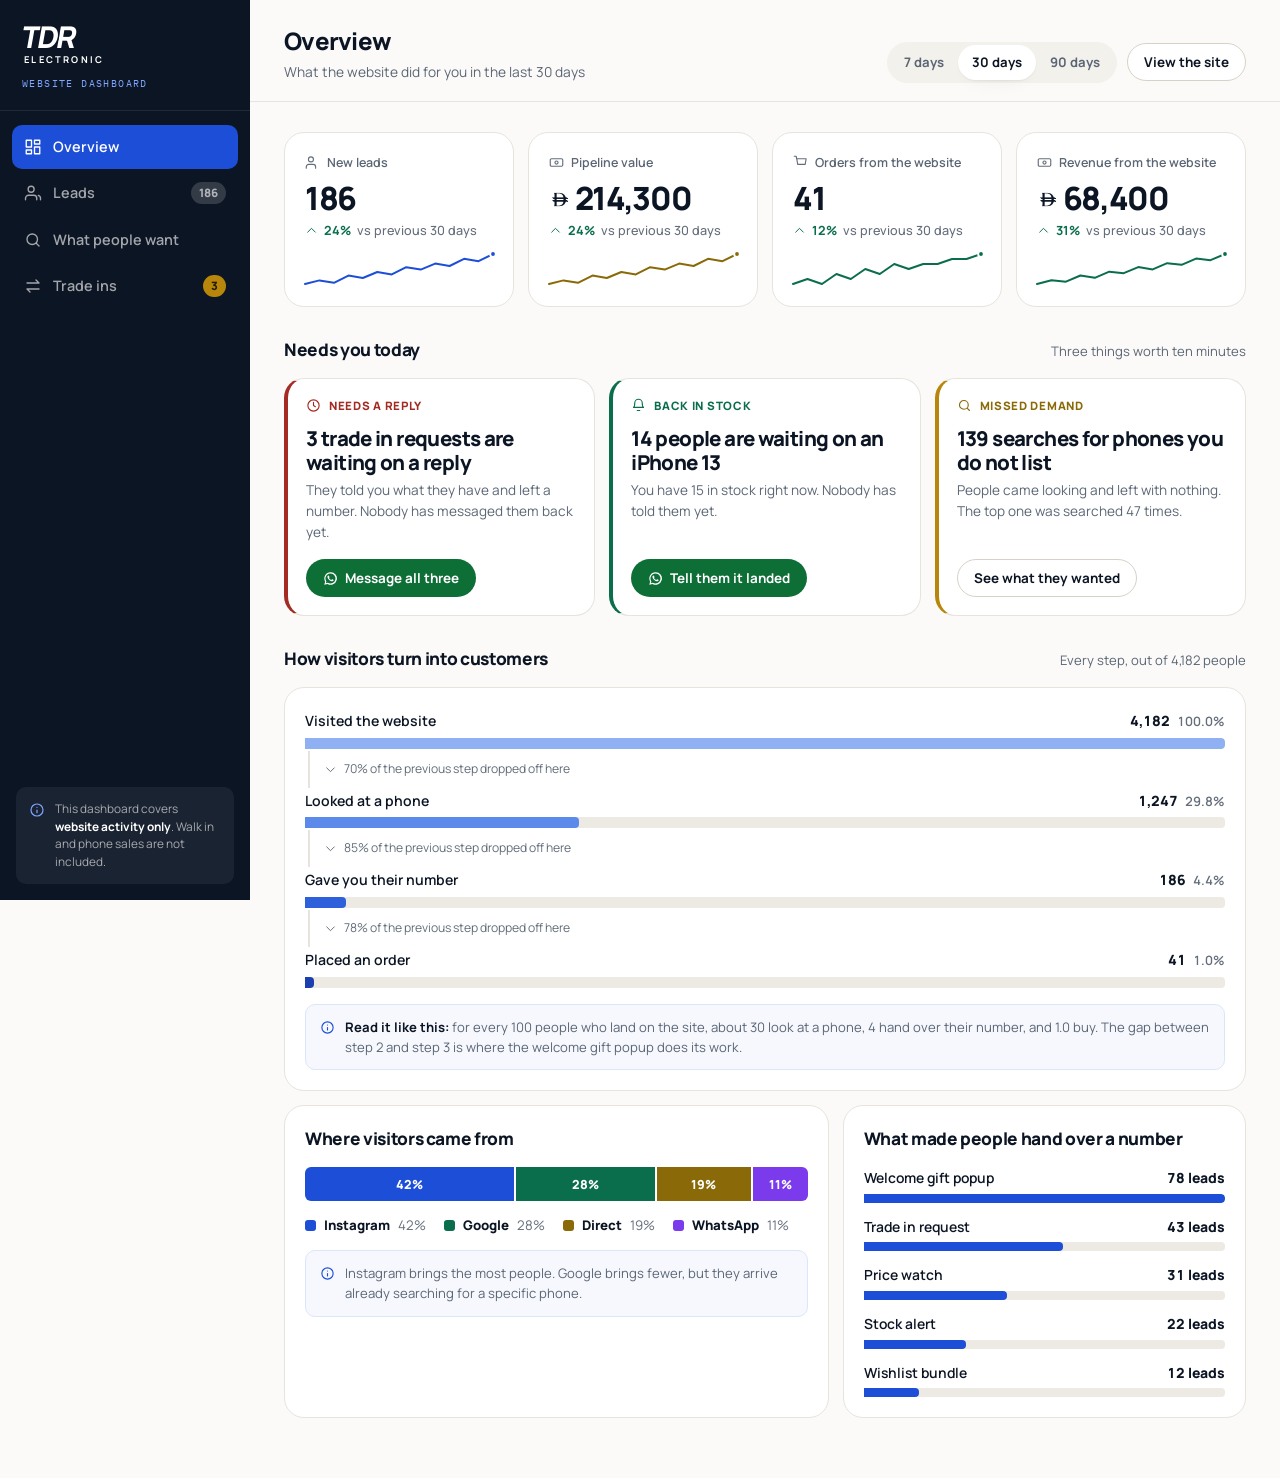
<file: dashboard.html>
<!doctype html>
<html lang="en">
<head>
<meta charset="utf-8">
<meta name="viewport" content="width=device-width, initial-scale=1">
<title>TDR Electronic | Website Dashboard</title>
<meta name="robots" content="noindex, nofollow">
<meta name="theme-color" content="#0C1524">
<link rel="icon" href="favicon.svg" type="image/svg+xml">
<link rel="preconnect" href="https://fonts.googleapis.com">
<link rel="preconnect" href="https://fonts.gstatic.com" crossorigin>
<link href="https://fonts.googleapis.com/css2?family=Manrope:wght@400;500;600;700;800&family=IBM+Plex+Mono:wght@400;500&display=swap" rel="stylesheet">
<link rel="stylesheet" href="assets/css/dash.css?v=10">
</head>
<body>

<button class="mnav" id="mnav" aria-label="Menu"><span></span><span></span><span></span></button>

<aside class="sb" id="sb">
  <div class="sb__top">
    <a class="wm" href="#">
      <span class="wm__r" aria-hidden="true"><span>T</span><span class="wm__d">D</span><span>R</span></span>
      <span class="wm__s" aria-hidden="true">ELECTRONIC</span>
    </a>
    <p class="sb__lbl">Website dashboard</p>
  </div>
  <nav class="sb__nav" id="nav">
    <button class="on" data-p="overview">
      <svg viewBox="0 0 24 24"><rect x="3" y="3" width="7" height="9"/><rect x="14" y="3" width="7" height="5"/><rect x="14" y="12" width="7" height="9"/><rect x="3" y="16" width="7" height="5"/></svg>
      Overview</button>
    <button data-p="leads">
      <svg viewBox="0 0 24 24"><path d="M17 21v-2a4 4 0 0 0-4-4H6a4 4 0 0 0-4 4v2"/><circle cx="9.5" cy="7" r="4"/><path d="M22 21v-2a4 4 0 0 0-3-3.9"/></svg>
      Leads <b class="pill" id="navLeads">186</b></button>
    <button data-p="demand">
      <svg viewBox="0 0 24 24"><circle cx="11" cy="11" r="7"/><path d="M20 20l-3.5-3.5"/></svg>
      What people want</button>
    <button data-p="tradein">
      <svg viewBox="0 0 24 24"><path d="M4 8h16l-4-4M20 16H4l4 4"/></svg>
      Trade ins <b class="pill pill--w" id="navTin">3</b></button>
  </nav>
  <div class="sb__foot">
    <div class="sb__note">
      <svg viewBox="0 0 24 24"><circle cx="12" cy="12" r="9"/><path d="M12 16v-4M12 8h.01"/></svg>
      <p>This dashboard covers <b>website activity only</b>. Walk in and phone sales are not included.</p>
    </div>
  </div>
</aside>

<main class="mn">
  <header class="tb">
    <div>
      <h1 id="pgTitle">Overview</h1>
      <p id="pgSub">What the website did for you in the last 30 days</p>
    </div>
    <div class="tb__r">
      <div class="seg" id="range" role="group" aria-label="Date range">
        <button data-r="7">7 days</button><button class="on" data-r="30">30 days</button><button data-r="90">90 days</button>
      </div>
      <a class="btn btn--o" href="index.html">View the site</a>
    </div>
  </header>

  <div class="pg on" id="p-overview"></div>
  <div class="pg" id="p-leads"></div>
  <div class="pg" id="p-demand"></div>
  <div class="pg" id="p-tradein"></div>
</main>

<div class="tip" id="tip" hidden></div>
<script src="assets/js/dash.js?v=10" defer></script>
</body>
</html>
</file>
<file: assets/css/style.css>
/* TDR Electronic v3. Mobile first. Blue = trust, green = saving, gold = reward. */
:root{
  --paper:#FBFAF8; --white:#fff; --surf:#F3F1EC;
  --ink:#0C1524; --ink2:#5B6675; --ink3:#646D7A;
  --blue:#1D4ED8; --blue-d:#1B3FAF; --blue-t:#EDF2FE; --blue-t2:#F6F8FE;
  --line:#E7E4DD; --line2:#D6D2C8;
  --ok:#0A6E4C; --ok-t:#E3F4EC; --ok-br:#12A16E;
  --gold:#8A6A08; --gold-br:#D9A521; --gold-t:#FDF6E3;
  --hot:#B4342C; --hot-t:#FDECEA;
  --f:"Manrope",system-ui,sans-serif; --m:"IBM Plex Mono",monospace;
  --r:14px; --rs:10px; --rl:22px;
  --e:cubic-bezier(.22,.61,.36,1); --eo:cubic-bezier(.16,1,.3,1);
  --sh:0 1px 2px rgba(12,21,36,.05),0 10px 26px -14px rgba(12,21,36,.16);
  --shl:0 2px 8px rgba(12,21,36,.05),0 30px 60px -26px rgba(12,21,36,.30);
  --wrap:1320px; --sbar-h:0px;
}
*,*::before,*::after{box-sizing:border-box}
html{-webkit-text-size-adjust:100%;scroll-behavior:smooth;scroll-padding-top:110px}
/* Without this, a mobile browser has to work out whether a touch is the start
   of a tap or a scroll before it commits to firing click, and a real finger
   always has a little sub-pixel drift between touchdown and touchup that a
   perfectly still automated test never has. That is why the trade in logos
   could need a second tap on a real phone while every scripted test advanced
   on the first one: nothing in the click handling itself was ever broken, the
   browser was just waiting to be told this element is not scrollable. */
button,a,[role="button"]{touch-action:manipulation}
body{margin:0;background:var(--paper);color:var(--ink);font-family:var(--f);font-size:15.5px;line-height:1.62;-webkit-font-smoothing:antialiased;overflow-x:hidden;padding-bottom:var(--sbar-h)}
img{max-width:100%;height:auto;display:block}
svg{display:block;fill:none;stroke:currentColor;stroke-width:1.7;stroke-linecap:round;stroke-linejoin:round}
svg.f{fill:currentColor;stroke:none}
a{color:inherit;text-decoration:none}
h1,h2,h3,h4,p,ul,ol,figure{margin:0;padding:0}
ul,ol{list-style:none}
button{font:inherit;color:inherit;background:none;border:0;cursor:pointer}
input,select{font:inherit;color:inherit}
:focus-visible{outline:2px solid var(--blue);outline-offset:2px}
.wrap{width:100%;max-width:var(--wrap);margin-inline:auto;padding-inline:clamp(16px,3.6vw,34px)}
.mono{font-family:var(--m);font-size:10.5px;letter-spacing:.12em;text-transform:uppercase;color:var(--ink3)}
.cur{font-size:.72em;font-weight:700;opacity:.72;letter-spacing:.02em}
.sec{padding-block:clamp(48px,6.4vw,96px)}
.sec--tight{padding-block:clamp(24px,3vw,40px)}
.sec--pap{background:var(--surf)}
.sh{margin-bottom:clamp(20px,3vw,36px)}
.sh h2{font-size:clamp(1.65rem,3.2vw,2.6rem);font-weight:800;letter-spacing:-.035em;line-height:1.08}
.sh p{color:var(--ink2);margin-top:9px;max-width:54ch}
.eyb{display:inline-flex;align-items:center;gap:9px;font-family:var(--m);font-size:10.5px;letter-spacing:.14em;text-transform:uppercase;color:var(--ink2)}
.eyb i{width:6px;height:6px;border-radius:99px;background:var(--blue);box-shadow:0 0 0 3px var(--blue-t)}
.eyb--l{color:rgba(255,255,255,.72)}
.eyb--l i{background:#7FA5FF;box-shadow:0 0 0 3px rgba(127,165,255,.2)}
.sv{color:var(--ok);font-weight:700;font-style:normal}

.wm{display:inline-flex;flex-direction:column;line-height:1;padding-block:5px;--wb:var(--paper)}
.wm__r{display:flex;font-weight:800;font-size:25px;letter-spacing:-.065em;transform:skewX(-10deg)}
.wm__d{position:relative;z-index:1;-webkit-text-stroke:.095em var(--wb);paint-order:stroke fill}
.wm__s{font-weight:700;font-size:7.8px;letter-spacing:.235em;text-indent:.235em;text-align:center;margin-top:3px}
.wm--l{color:#fff;--wb:#0C1524}
.wm--l .wm__r{font-size:44px}.wm--l .wm__s{font-size:13.6px;margin-top:6px}

.btn{display:inline-flex;align-items:center;justify-content:center;gap:8px;height:48px;padding:0 22px;border-radius:99px;font-weight:700;font-size:.9rem;white-space:nowrap;border:1.5px solid transparent;transition:.22s var(--e)}
.btn--l{height:54px;padding:0 28px;font-size:.95rem}
.btn--p{background:var(--blue);color:#fff}
.btn--p:hover{background:var(--blue-d);transform:translateY(-2px);box-shadow:0 12px 26px -12px rgba(29,78,216,.75)}
.btn--o{border-color:var(--line2);background:var(--white);color:var(--ink)}
.btn--o:hover{border-color:var(--ink);transform:translateY(-2px)}
.btn--w{background:rgba(255,255,255,.1);border-color:rgba(255,255,255,.3);color:#fff}
.btn--w:hover{background:#fff;color:var(--ink);border-color:#fff}
.btn--full{width:100%}

.anno{background:var(--ink);color:#fff;overflow:hidden;font-size:.78rem;padding:9px 0}
.anno__t{display:flex;width:max-content;animation:mq 46s linear infinite}
.anno__t span{padding-inline:20px;white-space:nowrap;opacity:.85}
.anno__t b{color:#8FB0FF}
.anno__t i{width:4px;height:4px;border-radius:99px;background:#3B6BE0;align-self:center;flex:none}
@keyframes mq{to{transform:translateX(-50%)}}

.hdr{position:sticky;top:0;z-index:60;background:rgba(251,250,248,.94);backdrop-filter:blur(14px);-webkit-backdrop-filter:blur(14px);border-bottom:1px solid var(--line)}
.hdr__in{display:flex;align-items:center;gap:clamp(10px,2vw,28px);height:64px}
.burger{display:none;flex-direction:column;gap:4px;width:42px;height:42px;align-items:center;justify-content:center;margin-left:-8px}
.burger span{width:18px;height:2px;background:var(--ink);border-radius:2px;transition:.25s var(--e)}
.burger.on span:nth-child(1){transform:translateY(6px) rotate(45deg)}
.burger.on span:nth-child(2){opacity:0}
.burger.on span:nth-child(3){transform:translateY(-6px) rotate(-45deg)}
.srch{position:relative;flex:1;max-width:460px}
.srch>svg{position:absolute;left:15px;top:50%;transform:translateY(-50%);width:17px;height:17px;color:var(--ink3)}
.srch input{width:100%;height:44px;border:1.5px solid var(--line2);border-radius:99px;padding:0 18px 0 42px;background:var(--white);transition:.2s var(--e)}
.srch input:focus{border-color:var(--blue);outline:none;box-shadow:0 0 0 4px var(--blue-t)}
.srch__d{position:absolute;top:52px;left:0;right:0;background:#fff;border:1px solid var(--line);border-radius:var(--r);box-shadow:var(--shl);padding:6px;z-index:5;max-height:320px;overflow:auto}
.srch__d a{display:flex;gap:12px;padding:11px 13px;border-radius:var(--rs);font-size:.87rem}
.srch__d a:hover{background:var(--blue-t)}
.srch__d a b{margin-left:auto;color:var(--blue)}
.srch__d .none{padding:14px;color:var(--ink2);font-size:.86rem}
.hdr__a{display:flex;align-items:center;gap:2px;margin-left:auto}
.ib{position:relative;width:44px;height:44px;display:grid;place-items:center;border-radius:99px;transition:.2s var(--e)}
.ib svg{width:20px;height:20px}
.ib:hover{background:var(--blue-t);color:var(--blue)}
.ib--srch{display:none}
.bdg{position:absolute;top:3px;right:1px;min-width:18px;height:18px;padding:0 4px;border-radius:99px;background:var(--blue);color:#fff;font-size:10px;font-weight:800;display:grid;place-items:center;line-height:1}
.bdg.zero{display:none}
.bdg.pop{animation:pop .4s var(--eo)}
@keyframes pop{0%{transform:scale(1)}40%{transform:scale(1.5)}100%{transform:scale(1)}}
.nav{border-top:1px solid var(--line)}
.nav__in{display:flex;align-items:center;gap:2px;height:46px;overflow-x:auto;scrollbar-width:none}
.nav__in::-webkit-scrollbar{display:none}
.nav__in a{padding:9px 14px;border-radius:99px;font-size:.865rem;font-weight:600;color:var(--ink2);white-space:nowrap;transition:.2s var(--e)}
.nav__in a:hover{background:var(--blue-t);color:var(--blue-d)}
.nav__in a.hot{color:var(--blue)}
.nav__ph{margin-left:auto;font-size:.82rem;color:var(--ink3);white-space:nowrap}
.nav__ph a{display:inline;padding:0;color:var(--ink);font-weight:700}

.tr{background:var(--white);border-block:1px solid var(--line)}
.tr__in{display:grid;grid-template-columns:repeat(4,1fr);gap:10px;padding-block:16px}
.tr__in>div{display:grid;grid-template-columns:auto 1fr;grid-template-rows:auto auto;column-gap:12px;align-items:center}
.tr__in svg{width:21px;height:21px;color:var(--blue);grid-row:1/3}
.tr__in b{font-size:.855rem;line-height:1.25}
.tr__in i{font-size:.755rem;color:var(--ink2);font-style:normal}

.dev{width:100%;height:auto;overflow:visible}
.dev .bd{fill:var(--c,#4A5568);transition:fill .5s var(--eo)}
.dev .shn{fill:url(#sheen)}.dev .rl{fill:url(#rail)}.dev .ln{fill:url(#lens)}
.dev .pl{fill:url(#plate)}.dev .gd{fill:url(#grnd)}

.hero{background:linear-gradient(178deg,var(--blue-t2),var(--paper) 70%);overflow:hidden}
.hero__in{display:grid;grid-template-columns:1.02fr .98fr;gap:clamp(26px,4.4vw,68px);align-items:center;padding-block:clamp(30px,5.2vw,76px)}
.hero h1{font-size:clamp(2.15rem,5.2vw,4.15rem);font-weight:800;letter-spacing:-.045em;line-height:1.02;margin:18px 0 16px}
.hero h1 em{font-style:normal;color:var(--blue)}
.hero__c>p{color:var(--ink2);font-size:1.01rem;max-width:44ch}
.hero__b{display:flex;gap:11px;flex-wrap:wrap;margin-top:26px}
.hero__t{display:flex;gap:clamp(16px,3vw,38px);margin-top:30px;padding-top:22px;border-top:1px solid var(--line2);flex-wrap:wrap}
.hero__t b{display:block;font-size:1.02rem;font-weight:800;letter-spacing:-.02em}
.hero__t span{font-size:.755rem;color:var(--ink2)}
.hero__m{position:relative}
.hero__ph{border-radius:var(--rl);overflow:hidden;box-shadow:var(--shl)}
.hero__ph img{width:100%;aspect-ratio:4/5;object-fit:cover}
.hero__card{position:absolute;left:-6%;bottom:9%;background:#fff;border-radius:var(--r);box-shadow:var(--shl);padding:13px 17px 13px 13px;display:flex;align-items:center;gap:14px;max-width:280px;animation:fl 6s ease-in-out infinite}
.hero__dev{width:44px;flex:none}
.hero__card .mono{display:block;margin-bottom:3px}
.hero__card b{display:block;font-size:1.16rem;font-weight:800;letter-spacing:-.03em}
.hero__card s{font-size:.74rem;color:var(--ink3);margin-right:7px}
.hero__card em{font-size:.74rem}
.hero__chip{position:absolute;right:-3%;top:8%;background:var(--ink);color:#fff;border-radius:99px;padding:9px 16px 9px 12px;font-size:.8rem;font-weight:600;display:flex;align-items:center;gap:8px;box-shadow:var(--shl);animation:fl 6s ease-in-out -3s infinite}
.hero__chip svg{width:16px;height:16px;color:#7FA5FF}
@keyframes fl{50%{transform:translateY(-10px)}}

/* category rail */
.rail{display:flex;gap:11px;overflow-x:auto;scrollbar-width:none;padding-bottom:4px;scroll-snap-type:x mandatory}
.rail::-webkit-scrollbar{display:none}
.rc{flex:1 0 132px;scroll-snap-align:start;background:var(--white);border:1px solid var(--line);border-radius:var(--rl);padding:16px 14px 14px;display:grid;justify-items:center;gap:4px;transition:.26s var(--e)}
.rc:hover{transform:translateY(-4px);box-shadow:var(--sh);border-color:var(--blue)}
.rc__d{width:44px;height:76px;display:grid;place-items:center}
.rc__i{width:44px;height:76px;display:grid;place-items:center;color:var(--blue)}
.rc__i svg{width:30px;height:30px}
.rc b{font-size:.87rem;font-weight:700}
.rc i{font-style:normal;font-size:.72rem;color:var(--ink3)}
.rc--gold{background:var(--gold-t);border-color:#EBD9A6}
.rc--gold .rc__i{color:var(--gold)}
.rc--gold i{color:var(--gold)}

/* filters */
.fl{display:flex;gap:7px;overflow-x:auto;scrollbar-width:none;margin-bottom:18px;padding-bottom:2px}
.fl::-webkit-scrollbar{display:none}
.fl button{flex:none;height:40px;padding:0 16px;border:1.5px solid var(--line2);border-radius:99px;font-size:.85rem;font-weight:600;color:var(--ink2);background:var(--white);transition:.2s var(--e)}
.fl button:hover{border-color:var(--blue);color:var(--blue)}
.fl button.on{background:var(--ink);border-color:var(--ink);color:#fff}

/* product cards */
.grid{display:grid;grid-template-columns:repeat(4,1fr);gap:clamp(10px,1.3vw,18px)}
.cd{position:relative;display:flex;flex-direction:column;background:var(--white);border:1px solid var(--line);border-radius:var(--rl);overflow:hidden;transition:.28s var(--e)}
.cd:hover{transform:translateY(-4px);box-shadow:var(--shl);border-color:var(--line2)}
.cd__t{position:relative;background:linear-gradient(170deg,#F7F6F2,#fff);padding:12px}
.cd__tg{position:absolute;top:12px;left:12px;display:grid;gap:5px;z-index:2}
.tg{padding:4px 9px;border-radius:99px;font-size:.68rem;font-weight:800;letter-spacing:.01em}
.tg--s{background:var(--ok-t);color:var(--ok)}
.tg--n{background:var(--blue-t);color:var(--blue-d)}
.tg--l{background:var(--hot-t);color:var(--hot)}
.cd__w{position:absolute;top:8px;right:8px;z-index:2;width:38px;height:38px;border-radius:99px;background:rgba(255,255,255,.9);border:1px solid var(--line);display:grid;place-items:center;color:var(--ink3);transition:.2s var(--e)}
.cd__w svg{width:16px;height:16px}
.cd__w:hover{color:var(--hot);border-color:var(--hot)}
.cd__w.on{color:#fff;background:var(--hot);border-color:var(--hot)}
.cd__w.on svg{fill:currentColor}
.cd__d{height:186px;display:grid;place-items:center}
.cd__d .dev{width:104px;transition:transform .5s var(--eo)}
.cd:hover .cd__d .dev{transform:translateY(-4px) scale(1.04)}
.cd__b{padding:2px 14px 14px;display:flex;flex-direction:column;flex:1}
.cd__br{font-size:.67rem;font-weight:700;color:var(--ink3);letter-spacing:.07em;text-transform:uppercase}
.cd__n{font-size:.95rem;font-weight:700;letter-spacing:-.015em;margin-top:3px;line-height:1.25}
.sw{display:flex;gap:5px;margin-top:10px;min-height:26px;align-items:center}
.sw button{width:26px;height:26px;flex:none;padding:4px;background:var(--sc);background-clip:content-box;border-radius:99px;border:0;position:relative;transition:.18s var(--e)}
.sw button::before{content:"";position:absolute;inset:4px;border-radius:99px;border:1px solid rgba(12,21,36,.16)}
.sw button::after{content:"";position:absolute;inset:1px;border-radius:99px;border:1.5px solid transparent;transition:.18s var(--e)}
.sw button:hover::after,.sw button.on::after{border-color:var(--ink)}
.sw .mr{font-size:.7rem;color:var(--ink3);font-weight:700;margin-left:2px}
.cd__c{font-size:.73rem;color:var(--ink2);margin-top:6px;min-height:17px}
.cd__p{display:flex;align-items:baseline;gap:7px;margin-top:auto;padding-top:11px;flex-wrap:wrap}
.cd__p b{font-size:1.16rem;font-weight:800;letter-spacing:-.035em;font-variant-numeric:tabular-nums}
.cd__p s{font-size:.78rem;color:var(--ink3)}
.cd__sv{display:inline-flex;align-items:center;gap:4px;margin-top:6px;font-size:.73rem;font-weight:700;color:var(--ok);background:var(--ok-t);padding:3px 8px;border-radius:99px;align-self:flex-start}
.cd__i{font-size:.72rem;color:var(--ink2);margin-top:6px}
.cd__i b{color:var(--blue)}
.cd__st{font-size:.71rem;color:var(--hot);font-weight:700;margin-top:8px;display:flex;align-items:center;gap:5px}
.cd__st::before{content:"";width:5px;height:5px;border-radius:99px;background:var(--hot);animation:bl 1.6s infinite}
@keyframes bl{50%{opacity:.25}}
.cd__x{display:grid;grid-template-columns:1fr auto;gap:7px;margin-top:12px}
.cd__add{height:42px;border-radius:99px;background:var(--ink);color:#fff;font-weight:700;font-size:.85rem;transition:.2s var(--e)}
.cd__add:hover{background:var(--blue)}
.cd__q{width:42px;height:42px;border-radius:99px;border:1.5px solid var(--line2);display:grid;place-items:center;color:var(--ink2);transition:.2s var(--e)}
.cd__q svg{width:17px;height:17px}
.cd__q:hover{border-color:var(--blue);color:var(--blue)}
.more{display:grid;place-items:center;margin-top:26px}

.chk{position:relative;color:#fff;padding-block:clamp(52px,7vw,104px);overflow:hidden}
.chk__bg{position:absolute;inset:0}
.chk__bg img{width:100%;height:100%;object-fit:cover}
.chk__bg::after{content:"";position:absolute;inset:0;background:linear-gradient(100deg,rgba(12,21,36,.95) 34%,rgba(12,21,36,.72))}
.chk__in{position:relative;display:grid;grid-template-columns:1fr 1fr;gap:clamp(26px,4vw,64px);align-items:center}
.chk h2{font-size:clamp(1.75rem,3.4vw,2.8rem);font-weight:800;letter-spacing:-.035em;line-height:1.05;margin:16px 0 14px}
.chk__c p{opacity:.75;max-width:40ch;margin-bottom:24px}
.chk__l{display:grid;grid-template-columns:1fr 1fr;gap:1px;background:rgba(255,255,255,.14);border:1px solid rgba(255,255,255,.14);border-radius:var(--r);overflow:hidden;counter-reset:c}
.chk__l li{background:rgba(12,21,36,.55);padding:13px 15px;font-size:.84rem;counter-increment:c;display:flex;gap:10px;align-items:center}
.chk__l li::before{content:counter(c,decimal-leading-zero);font-family:var(--m);font-size:10px;color:#7FA5FF}

.gr{display:grid;grid-template-columns:repeat(3,1fr);gap:14px}
.gc{position:relative;background:var(--white);border:1px solid var(--line);border-radius:var(--rl);padding:22px;transition:.28s var(--e)}
.gc:hover{transform:translateY(-4px);box-shadow:var(--shl)}
.gc.is-p{border-color:var(--blue);box-shadow:0 0 0 3px var(--blue-t)}
.gc__h{display:flex;align-items:center;gap:13px}
.gl{width:44px;height:44px;flex:none;display:grid;place-items:center;border-radius:12px;background:var(--blue-t);color:var(--blue-d);font-weight:800;font-size:1.2rem}
.is-p .gl{background:var(--blue);color:#fff}
.gc__h b{display:block;font-size:1rem}
.gc__h i{font-style:normal;font-size:.78rem;color:var(--ink2)}
.gc__p{font-size:1.55rem;font-weight:800;letter-spacing:-.035em;margin:14px 0 4px;font-variant-numeric:tabular-nums}
.gc ul{display:grid;gap:11px;padding:14px 0 16px;margin-top:8px;border-top:1px solid var(--line)}
.gc ul li{display:grid;grid-template-columns:62px 1fr 42px;align-items:center;gap:10px}
.gc ul li span{font-family:var(--m);font-size:9.5px;letter-spacing:.1em;text-transform:uppercase;color:var(--ink3)}
.mt{display:block;height:5px;background:var(--surf);border-radius:99px;overflow:hidden}
.mt b{display:block;height:100%;width:var(--v);background:linear-gradient(90deg,#5B8DEF,var(--blue));border-radius:99px}
.gc ul em{font-style:normal;text-align:right;font-size:10px;color:var(--ink2)}
.gc>p{font-size:.85rem;color:var(--ink2)}
.gt{position:absolute;top:-11px;right:20px;background:var(--blue);color:#fff;font-size:.68rem;font-weight:800;padding:4px 11px;border-radius:99px}

.sec--ink{background:var(--ink);color:#fff}
.tin{display:grid;grid-template-columns:.95fr 1.05fr;gap:clamp(26px,4vw,60px);align-items:center}
.tin h2{font-size:clamp(1.75rem,3.4vw,2.7rem);font-weight:800;letter-spacing:-.035em;line-height:1.06;margin:16px 0 14px}
.tin__c>p{opacity:.75;max-width:42ch}
.tin__l{display:grid;gap:11px;margin-top:22px}
.tin__l li{display:flex;align-items:center;gap:11px;font-size:.89rem;opacity:.9}
.tin__l svg{width:16px;height:16px;flex:none;color:#7FA5FF}
.tin__b{position:relative;background:#fff;color:var(--ink);border-radius:var(--rl);padding:26px;box-shadow:0 40px 70px -30px rgba(0,0,0,.6);min-height:330px}
.tin__bar{position:absolute;top:0;left:0;right:0;height:4px;background:var(--surf);border-radius:var(--rl) var(--rl) 0 0;overflow:hidden}
.tin__bar i{display:block;height:100%;width:25%;background:var(--blue);transition:width .45s var(--eo)}
.tin__s{display:none}
.tin__s.is-on{display:block;animation:fd .35s var(--eo)}
@keyframes fd{from{opacity:0;transform:translateY(9px)}}
.tin__s h3{font-size:1.24rem;font-weight:800;letter-spacing:-.025em;margin:6px 0 16px}
.ch{display:flex;flex-wrap:wrap;gap:8px}
.ch--c{flex-direction:column}
.ch button{padding:11px 16px;border:1.5px solid var(--line2);border-radius:99px;font-size:.86rem;font-weight:600;background:var(--white);transition:.2s var(--e)}
.ch button:hover{border-color:var(--blue);background:var(--blue-t)}
.ch button.on{background:var(--ink);border-color:var(--ink);color:#fff}
.ch--c button{width:100%;display:flex;justify-content:space-between;gap:12px;border-radius:var(--rs);text-align:left}
.ch--c button em{font-style:normal;font-size:.77rem;color:var(--ink3)}
.ch--c button.on em{color:rgba(255,255,255,.65)}
.bk{margin-top:16px;font-size:.82rem;color:var(--ink3);font-weight:600;text-decoration:underline;padding-block:6px}
.tin__r{text-align:center;padding:12px 0 18px;border-bottom:1px dashed var(--line2);margin-bottom:16px}
.tin__r em{font-style:normal;font-size:.84rem;color:var(--ink2)}
.tin__r b{display:block;font-size:2.7rem;font-weight:800;letter-spacing:-.045em;color:var(--blue);line-height:1.15;font-variant-numeric:tabular-nums}
.tin__r i{font-style:normal;font-size:.77rem;color:var(--ink3)}
.tin__f{display:grid;gap:9px}
.tin__f input{height:48px;border:1.5px solid var(--line2);border-radius:var(--rs);padding:0 14px;background:var(--paper)}
.tin__f input:focus{background:#fff;border-color:var(--blue);outline:none}
.fine{font-size:.74rem;color:var(--ink3);margin-top:11px;text-align:center}

.fin{background:var(--white);border:1px solid var(--line);border-radius:var(--rl);padding:clamp(18px,2.6vw,32px)}
.fin__q{margin-bottom:22px}
.fin__q>label{display:block;font-weight:700;font-size:.92rem;margin-bottom:11px}
.fin__sl{display:flex;align-items:center;gap:18px;flex-wrap:wrap}
.fin__sl input{flex:1;min-width:190px;-webkit-appearance:none;appearance:none;height:6px;border-radius:99px;background:linear-gradient(90deg,var(--blue) var(--p,30%),var(--line2) var(--p,30%))}
.fin__sl input::-webkit-slider-thumb{-webkit-appearance:none;width:26px;height:26px;border-radius:99px;background:#fff;border:3px solid var(--blue);box-shadow:var(--sh);cursor:pointer}
.fin__sl input::-moz-range-thumb{width:26px;height:26px;border-radius:99px;background:#fff;border:3px solid var(--blue);cursor:pointer}
.fin__sl output{font-size:.9rem;color:var(--ink2)}
.fin__sl output b{color:var(--ink);font-weight:800;font-variant-numeric:tabular-nums}
.fin__o{border-top:1px solid var(--line);padding-top:20px}
.fin__r{display:grid;grid-template-columns:repeat(3,1fr);gap:12px}
.fin__h{color:var(--ink2);font-size:.9rem;text-align:center;padding:10px 0}
.fin__m{display:flex;gap:12px;align-items:center;border:1px solid var(--line);border-radius:var(--r);padding:12px;background:var(--paper);transition:.2s var(--e);cursor:pointer}
.fin__m:hover{border-color:var(--blue);background:var(--blue-t2)}
.fin__m .dev{width:38px;flex:none}
.fin__m b{display:block;font-size:.87rem;line-height:1.2}
.fin__m span{font-size:.8rem;color:var(--blue);font-weight:700}
.fin__m i{font-style:normal;font-size:.72rem;color:var(--ink3);display:block}
.fin__c{margin-top:16px;display:flex;gap:12px;align-items:center;flex-wrap:wrap;background:var(--blue-t2);border:1px dashed var(--blue);border-radius:var(--r);padding:15px}
.fin__c p{font-size:.87rem;flex:1;min-width:220px}

.vis{display:grid;grid-template-columns:1.05fr .95fr;gap:14px}
.vis__a{position:relative;border-radius:var(--rl);overflow:hidden}
.vis__a img{width:100%;height:100%;min-height:320px;object-fit:cover}
.vis__a figcaption{position:absolute;left:0;right:0;bottom:0;padding:22px;background:linear-gradient(0deg,rgba(12,21,36,.9),transparent);color:#fff}
.vis__a b{display:block;font-size:1.3rem;font-weight:800;letter-spacing:-.025em}
.vis__a span{font-size:.85rem;opacity:.8}
.vis__b{display:grid;gap:14px;grid-template-rows:auto 1fr}
.vis__b figure{border-radius:var(--rl);overflow:hidden}
.vis__b img{width:100%;aspect-ratio:16/9;object-fit:cover}
.vis__i{background:var(--white);border:1px solid var(--line);border-radius:var(--rl);padding:22px;display:grid;gap:16px;align-content:center}
.vis__i b{display:block;font-size:1rem;font-weight:700;margin-top:4px}
.vis__i i{font-style:normal;font-size:.82rem;color:var(--ink2)}
.vis__cta{display:flex;gap:9px;flex-wrap:wrap}

.rev{display:grid;grid-template-columns:repeat(4,1fr);gap:13px}
.rv{border:1px solid var(--line);border-radius:var(--r);padding:18px;background:var(--white)}
.st{color:#9A6A08;letter-spacing:2px;font-size:.85rem}
.rv p{font-size:.87rem;margin:9px 0 13px;color:var(--ink2)}
.rv__w{display:flex;align-items:center;gap:10px}
.av{width:31px;height:31px;border-radius:99px;background:var(--blue-t);color:var(--blue-d);display:grid;place-items:center;font-weight:800;font-size:.78rem}
.rv__w b{font-size:.83rem;display:block;line-height:1.2}
.rv__w i{font-style:normal;font-size:.72rem;color:var(--ink3)}

.cap{background:var(--ink);color:#fff;padding-block:clamp(34px,4.6vw,64px)}
.cap__in{display:grid;grid-template-columns:1fr 1fr;gap:clamp(22px,3.4vw,50px);align-items:center}
.cap h2{font-size:clamp(1.45rem,2.7vw,2.1rem);font-weight:800;letter-spacing:-.035em;line-height:1.1}
.cap p{opacity:.7;margin-top:10px;font-size:.93rem;max-width:48ch}
.cap__f{display:grid;grid-template-columns:1fr 1fr;gap:10px}
.cap__f select,.cap__f input{height:52px;border-radius:99px;border:1.5px solid rgba(255,255,255,.2);background:rgba(255,255,255,.07);color:#fff;padding:0 18px}
.cap__f select option{color:var(--ink)}
.cap__f input::placeholder{color:rgba(255,255,255,.5)}
.cap__f select:focus,.cap__f input:focus{outline:none;border-color:#7FA5FF}
.cap__f .btn{grid-column:1/-1;height:52px}

.ft{background:var(--ink);color:#fff;padding-top:clamp(34px,4.4vw,60px);border-top:1px solid rgba(255,255,255,.09)}
.ft__t{display:grid;grid-template-columns:1.6fr 1fr 1fr 1fr;gap:clamp(22px,3vw,46px);padding-bottom:34px}
.ft__br p{opacity:.6;font-size:.87rem;margin:14px 0 18px;max-width:33ch}
.ft__b{display:flex;gap:9px;flex-wrap:wrap}
.ft h4{font-size:.76rem;text-transform:uppercase;letter-spacing:.11em;color:#7FA5FF;margin-bottom:13px}
.ft ul{display:grid;gap:3px}
.ft ul a{font-size:.88rem;opacity:.65;padding-block:9px;display:inline-block;transition:.2s var(--e)}
.ft ul a:hover{opacity:1;color:#7FA5FF}
.ft__base{display:flex;justify-content:space-between;gap:16px;flex-wrap:wrap;padding-block:20px;border-top:1px solid rgba(255,255,255,.09);font-size:.8rem;color:rgba(255,255,255,.62)}
.ft__base .mono{color:inherit}

/* ---------- sticky mobile bar ---------- */
.sbar{position:fixed;left:0;right:0;bottom:0;z-index:70;display:none;gap:9px;padding:10px 14px calc(10px + env(safe-area-inset-bottom));background:rgba(251,250,248,.96);backdrop-filter:blur(14px);-webkit-backdrop-filter:blur(14px);border-top:1px solid var(--line)}
.sbar__w{width:52px;height:52px;flex:none;border-radius:99px;background:#25D366;color:#fff;display:grid;place-items:center}
.sbar__w svg{width:24px;height:24px}
.sbar__c{flex:1;display:flex;align-items:center;justify-content:space-between;gap:12px;height:52px;padding:0 18px;border-radius:99px;background:var(--blue);color:#fff;text-align:left}
.sbar__l b{display:block;font-size:.9rem;font-weight:800;line-height:1.15}
.sbar__l i{font-style:normal;font-size:.7rem;opacity:.78}
.sbar__p{font-weight:800;font-size:1rem;font-variant-numeric:tabular-nums;white-space:nowrap}

/* ---------- sheets ---------- */
.scrim{position:fixed;inset:0;background:rgba(12,21,36,.5);backdrop-filter:blur(2px);z-index:90;opacity:0;pointer-events:none;transition:opacity .3s var(--e)}
.scrim.on{opacity:1;pointer-events:auto}
.sheet{position:fixed;top:0;right:0;bottom:0;width:min(430px,92vw);background:var(--paper);z-index:95;display:flex;flex-direction:column;transform:translateX(100%);transition:transform .38s var(--eo);box-shadow:-24px 0 70px -24px rgba(0,0,0,.35)}
.sheet--w{width:min(560px,96vw)}
.sheet[hidden]{display:none}
.sheet.on{transform:none}
.sheet__g{display:none}
.sheet>header{display:flex;align-items:center;justify-content:space-between;padding:16px 20px;border-bottom:1px solid var(--line);background:#fff}
.sheet>header b{font-size:1.05rem;font-weight:800;letter-spacing:-.025em}
.sheet>header button{font-size:1.8rem;line-height:1;color:var(--ink3);width:40px;height:40px;border-radius:99px}
.sheet>header button:hover{background:var(--surf);color:var(--ink)}
.sheet__b{flex:1;overflow-y:auto;padding:16px 20px;-webkit-overflow-scrolling:touch}
.sheet__f{border-top:1px solid var(--line);padding:16px 20px calc(16px + env(safe-area-inset-bottom));background:#fff;display:grid;gap:10px}
.ship{padding:12px 20px;background:var(--blue-t2);border-bottom:1px solid var(--line);font-size:.8rem;color:var(--ink2)}
.ship i{display:block;height:6px;border-radius:99px;background:var(--line2);margin-bottom:7px;overflow:hidden;position:relative}
.ship i::after{content:"";position:absolute;inset:0 auto 0 0;width:var(--p,0%);background:var(--ok-br);border-radius:99px;transition:width .45s var(--eo)}
.ship.done{color:var(--ok);font-weight:700}

.crow{display:flex;gap:12px;padding:13px 0;border-bottom:1px solid var(--line)}
.crow .dev{width:38px;flex:none}
.crow b{font-size:.88rem;display:block;line-height:1.25}
.crow i{font-style:normal;font-size:.75rem;color:var(--ink3);display:block;margin-top:2px}
.crow .rt{margin-left:auto;text-align:right;white-space:nowrap}
.crow .rt span{font-weight:800;font-size:.9rem;font-variant-numeric:tabular-nums;display:block}
.crow .rt s{font-size:.72rem;color:var(--ink3)}
.crow .rm{font-size:.74rem;color:var(--ink3);text-decoration:underline;margin-top:5px;padding-block:4px}
.empty{text-align:center;padding:40px 10px;color:var(--ink2);font-size:.9rem}

/* bundles */
.bnd{margin-top:18px;border-top:1px dashed var(--line2);padding-top:16px}
.bnd__h{display:flex;align-items:center;gap:8px;margin-bottom:12px}
.bnd__h b{font-size:.92rem;font-weight:800}
.bnd__h span{font-size:.68rem;font-weight:800;background:var(--ok-t);color:var(--ok);padding:3px 8px;border-radius:99px}
.bi{display:flex;align-items:center;gap:11px;padding:10px;border:1px solid var(--line);border-radius:var(--r);background:#fff;margin-bottom:8px;transition:.2s var(--e)}
.bi:hover{border-color:var(--blue)}
.bi__i{width:40px;height:40px;flex:none;border-radius:10px;background:var(--surf);display:grid;place-items:center;color:var(--ink2)}
.bi__i svg{width:20px;height:20px}
.bi b{display:block;font-size:.84rem;line-height:1.25}
.bi .pr{display:flex;align-items:baseline;gap:6px;margin-top:2px}
.bi .pr strong{font-size:.86rem;font-weight:800;color:var(--ok)}
.bi .pr s{font-size:.74rem;color:var(--ink3)}
.bi__a{margin-left:auto;flex:none;height:36px;padding:0 14px;border-radius:99px;border:1.5px solid var(--blue);color:var(--blue);font-size:.8rem;font-weight:700;transition:.2s var(--e)}
.bi__a:hover{background:var(--blue);color:#fff}
.bi.added .bi__a{background:var(--ok);border-color:var(--ok);color:#fff}

/* savings banner */
.svb{display:flex;align-items:center;gap:11px;padding:13px 15px;border-radius:var(--r);background:linear-gradient(100deg,var(--ok-t),#F2FBF7);border:1px solid #BFE6D4;margin-bottom:14px}
.svb__i{width:34px;height:34px;flex:none;border-radius:99px;background:var(--ok-br);color:#fff;display:grid;place-items:center}
.svb__i svg{width:18px;height:18px;stroke-width:2.4}
.svb b{display:block;font-size:1.02rem;font-weight:800;color:var(--ok);letter-spacing:-.02em;line-height:1.2}
.svb i{font-style:normal;font-size:.75rem;color:var(--ink2)}

/* promo chips */
.pmo{margin-top:14px}
.pmo__h{font-size:.8rem;font-weight:700;color:var(--ink2);margin-bottom:8px}
.pchip{display:flex;align-items:center;gap:11px;width:100%;padding:12px 14px;border-radius:var(--r);border:1.5px dashed var(--gold-br);background:var(--gold-t);text-align:left;transition:.2s var(--e);margin-bottom:8px}
.pchip:hover{background:#FCF0D4}
.pchip__c{font-family:var(--m);font-weight:600;font-size:.82rem;color:var(--gold);letter-spacing:.06em;background:#fff;border:1px solid #EBD9A6;padding:4px 9px;border-radius:6px;flex:none}
.pchip b{display:block;font-size:.85rem;line-height:1.25}
.pchip i{font-style:normal;font-size:.73rem;color:var(--ink2)}
.pchip__x{margin-left:auto;flex:none;font-size:.78rem;font-weight:800;color:var(--gold)}
.pchip.applied{border-style:solid;border-color:var(--ok);background:var(--ok-t)}
.pchip.applied .pchip__x{color:var(--ok)}
.pchip[disabled]{opacity:.55;pointer-events:none}
.tot{display:flex;justify-content:space-between;align-items:baseline}
.tot b{font-size:1.5rem;font-weight:800;letter-spacing:-.035em;font-variant-numeric:tabular-nums}
.tot .was{font-size:.8rem;color:var(--ink3);text-decoration:line-through;margin-right:7px}

/* pdp */
.pdp__d{background:var(--surf);border-radius:var(--rl);display:grid;place-items:center;padding:26px;margin-bottom:16px}
.pdp__d .dev{width:140px}
.pdp h3{font-size:1.4rem;font-weight:800;letter-spacing:-.035em}
.pdp__p{display:flex;align-items:baseline;gap:9px;margin:9px 0 4px;flex-wrap:wrap}
.pdp__p b{font-size:1.8rem;font-weight:800;letter-spacing:-.045em;font-variant-numeric:tabular-nums}
.pdp__p s{color:var(--ink3);font-size:.88rem}
.pdp__lb{font-size:.8rem;font-weight:700;color:var(--ink2);margin:18px 0 9px}
.pdp__lb em{font-style:normal;color:var(--ink)}
.pdp__o{display:flex;gap:8px;flex-wrap:wrap}
.pdp__o button{padding:10px 16px;border:1.5px solid var(--line2);border-radius:99px;font-size:.85rem;font-weight:600;background:#fff;transition:.2s var(--e)}
.pdp__o button:hover{border-color:var(--blue)}
.pdp__o button.on{border-color:var(--ink);background:var(--ink);color:#fff}
.pdp__cn{display:grid;gap:8px}
.pdp__cn button{display:flex;align-items:center;gap:12px;padding:13px 15px;border:1.5px solid var(--line2);border-radius:var(--rs);text-align:left;background:#fff;transition:.2s var(--e)}
.pdp__cn button:hover{border-color:var(--blue)}
.pdp__cn button.on{border-color:var(--blue);background:var(--blue-t2);box-shadow:0 0 0 2px var(--blue-t)}
.pdp__cn b{font-size:.88rem}
.pdp__cn i{font-style:normal;font-size:.75rem;color:var(--ink2);display:block}
.pdp__cn span{margin-left:auto;font-weight:800;font-variant-numeric:tabular-nums}
.pdp__sw{display:flex;gap:9px;flex-wrap:wrap}
.pdp__sw button{width:36px;height:36px;background:var(--sc);background-clip:content-box;padding:3px;border-radius:99px;border:2px solid var(--line2)}
.pdp__sw button.on{border-color:var(--ink);transform:scale(1.08)}
.pdp__in{display:flex;gap:15px;padding:14px;background:var(--surf);border-radius:var(--r);margin-top:18px;font-size:.82rem;color:var(--ink2);flex-wrap:wrap}
.pdp__in b{color:var(--ink)}
.pdp__by{position:sticky;bottom:0;background:var(--paper);padding-top:14px;margin-top:18px;border-top:1px solid var(--line);display:grid;gap:9px}
.pdp__al{display:flex;align-items:center;gap:8px;font-size:.82rem;color:var(--blue);font-weight:600;justify-content:center;padding-block:6px}
.pdp__al svg{width:15px;height:15px}

.mdl{position:fixed;inset:0;z-index:110;display:grid;place-items:center;padding:18px;background:rgba(12,21,36,.55);backdrop-filter:blur(3px);opacity:0;transition:opacity .28s var(--e)}
.mdl[hidden]{display:none}
.mdl.on{opacity:1}
.mdl__b{background:#fff;border-radius:var(--rl);padding:clamp(22px,3vw,32px);width:min(440px,100%);box-shadow:0 40px 90px -30px rgba(0,0,0,.5);transform:translateY(12px);transition:transform .3s var(--eo);max-height:90vh;overflow:auto}
.mdl.on .mdl__b{transform:none}
.mdl h3{font-size:1.3rem;font-weight:800;letter-spacing:-.035em;margin-bottom:8px}
.mdl p{color:var(--ink2);font-size:.9rem}
.mdl form{display:grid;gap:9px;margin-top:16px}
.mdl input{height:48px;border:1.5px solid var(--line2);border-radius:var(--rs);padding:0 14px;background:var(--paper)}
.mdl input:focus{background:#fff;border-color:var(--blue);outline:none}
.mdl__x{float:right;font-size:1.7rem;line-height:1;color:var(--ink3);margin:-8px -8px 0 0;width:36px;height:36px}
.ok{text-align:center}
.ok__i{width:56px;height:56px;border-radius:99px;background:var(--ok-t);color:var(--ok);display:grid;place-items:center;margin:0 auto 14px}
.ok__i svg{width:28px;height:28px;stroke-width:2.4}

.tst{position:fixed;left:16px;bottom:16px;z-index:120;display:grid;gap:9px;pointer-events:none}
.toast{background:#fff;border:1px solid var(--line);border-radius:var(--r);box-shadow:var(--shl);padding:12px 16px;font-size:.85rem;display:flex;align-items:center;gap:10px;animation:ti .4s var(--eo);max-width:330px}
.toast svg{width:17px;height:17px;color:var(--ok);flex:none}
.toast.out{animation:tox .3s var(--e) forwards}
@keyframes ti{from{opacity:0;transform:translateX(-16px)}}
@keyframes tox{to{opacity:0;transform:translateX(-16px)}}

/* ================= GIFT FLOW ================= */
.gf{position:fixed;inset:0;z-index:130;display:grid;place-items:center;padding:18px;background:rgba(8,14,26,.62);backdrop-filter:blur(5px);opacity:0;transition:opacity .3s var(--e)}
.gf[hidden]{display:none}
.gf.on{opacity:1}
.gf__box{width:min(430px,100%);background:#fff;border-radius:26px;overflow:hidden;box-shadow:0 50px 100px -30px rgba(0,0,0,.6);transform:translateY(16px) scale(.97);transition:transform .38s var(--eo);max-height:92vh;overflow-y:auto}
.gf.on .gf__box{transform:none}

.g1{padding:28px 26px 24px;text-align:center}
.g1__x{float:right;font-size:1.6rem;line-height:1;color:var(--ink3);width:34px;height:34px;margin:-10px -10px 0 0}
.g1__i{width:52px;height:52px;border-radius:99px;background:var(--blue-t);color:var(--blue);display:grid;place-items:center;margin:4px auto 14px}
.g1__i svg{width:26px;height:26px}
.g1 h3{font-size:1.32rem;font-weight:800;letter-spacing:-.03em;margin-bottom:7px}
.g1 p{font-size:.9rem;color:var(--ink2);margin-bottom:20px}
.g1__b{display:grid;gap:9px}
.g1__b button{height:52px;border-radius:99px;font-weight:700;font-size:.92rem;transition:.2s var(--e)}
.g1__yes{background:var(--blue);color:#fff}
.g1__yes:hover{background:var(--blue-d);transform:translateY(-2px)}
.g1__no{border:1.5px solid var(--line2);color:var(--ink2)}
.g1__no:hover{border-color:var(--ink);color:var(--ink)}

/* step 2 - the reward moment */
.g2__top{position:relative;background:linear-gradient(150deg,#12203A,#0C1524 60%);color:#fff;padding:30px 26px 26px;text-align:center;overflow:hidden}
.g2__top::before{content:"";position:absolute;inset:-40% -20% auto -20%;height:150%;background:radial-gradient(circle at 50% 25%,rgba(217,165,33,.42),transparent 58%);pointer-events:none}
.g2__x{position:absolute;top:10px;right:12px;z-index:3;font-size:1.6rem;line-height:1;color:rgba(255,255,255,.55);width:36px;height:36px}
.gift{position:relative;z-index:2;width:74px;height:74px;margin:0 auto 14px;display:grid;place-items:center;border-radius:22px;background:linear-gradient(160deg,#F0C24B,#C4890E);box-shadow:0 14px 34px -10px rgba(217,165,33,.75);animation:gbob 2.6s ease-in-out infinite}
.gift svg{width:38px;height:38px;color:#3A2A02;stroke-width:2}
@keyframes gbob{50%{transform:translateY(-7px) rotate(-3deg)}}
.spark{position:absolute;z-index:2;width:7px;height:7px;background:#F5D67A;border-radius:99px;opacity:0;animation:spk 2.4s ease-in-out infinite}
.spark:nth-child(2){top:24%;left:31%;animation-delay:.1s}
.spark:nth-child(3){top:20%;right:30%;animation-delay:.7s}
.spark:nth-child(4){top:52%;left:26%;animation-delay:1.3s}
.spark:nth-child(5){top:48%;right:25%;animation-delay:1.9s}
@keyframes spk{0%,100%{opacity:0;transform:scale(.4)}45%{opacity:1;transform:scale(1.1)}}
.g2__top h3{position:relative;z-index:2;font-size:1.42rem;font-weight:800;letter-spacing:-.03em;margin-bottom:6px}
.g2__top p{position:relative;z-index:2;font-size:.88rem;opacity:.78;max-width:30ch;margin-inline:auto}
.g2__form{padding:22px 26px 26px;display:grid;gap:12px}
.gfield{position:relative}
.gfield label{display:block;font-size:.78rem;font-weight:700;color:var(--ink2);margin-bottom:6px}
.gfield input{width:100%;height:54px;border-radius:14px;border:1.5px solid var(--line2);padding:0 16px;background:var(--paper);font-size:1rem;transition:.2s var(--e)}
.gfield input:focus{outline:none;border-color:var(--blue);background:#fff;box-shadow:0 0 0 4px var(--blue-t)}
.gfield--treasure input{border-color:var(--gold-br);background:#fff}
.gfield--treasure::after{content:"";position:absolute;left:0;right:0;bottom:0;height:54px;border-radius:14px;pointer-events:none;animation:treasure 2.1s ease-in-out infinite}
@keyframes treasure{
  0%,100%{box-shadow:0 0 0 0 rgba(217,165,33,.55),0 0 16px rgba(217,165,33,.28)}
  50%{box-shadow:0 0 0 7px rgba(217,165,33,0),0 0 30px rgba(217,165,33,.55)}
}
.gfield--treasure.filled::after{animation:none;box-shadow:none}
.gfield--treasure.filled input{border-color:var(--ok-br)}
.gfield--slide{max-height:0;opacity:0;overflow:hidden;transform:translateY(-8px);transition:max-height .42s var(--eo),opacity .32s var(--e),transform .42s var(--eo),margin .42s var(--eo)}
.gfield--slide.show{max-height:110px;opacity:1;transform:none}
.gbtn{height:56px;border-radius:99px;font-weight:800;font-size:.98rem;background:var(--line2);color:#fff;cursor:not-allowed;transition:.3s var(--e);position:relative;overflow:hidden}
.gbtn.ready{background:linear-gradient(100deg,#E0AE28,#C4890E);color:#2E2202;cursor:pointer;box-shadow:0 14px 30px -12px rgba(196,137,14,.85);animation:gpulse 1.9s ease-in-out infinite}
.gbtn.ready::after{content:"";position:absolute;top:0;bottom:0;width:44%;background:linear-gradient(100deg,transparent,rgba(255,255,255,.55),transparent);animation:swipe 2.4s ease-in-out infinite}
@keyframes gpulse{50%{transform:translateY(-2px)}}
@keyframes swipe{0%{left:-50%}60%,100%{left:110%}}
.gnote{font-size:.72rem;color:var(--ink3);text-align:center;line-height:1.5}

/* step 3 - reveal */
.g3{padding:0 0 26px;text-align:center;position:relative}
.g3__top{background:linear-gradient(150deg,#0A6E4C,#075C3F);color:#fff;padding:30px 26px 26px;position:relative;overflow:hidden}
.g3__top::before{content:"";position:absolute;inset:-40% -20% auto -20%;height:150%;background:radial-gradient(circle at 50% 25%,rgba(255,255,255,.3),transparent 58%)}
.g3__i{position:relative;z-index:2;width:62px;height:62px;border-radius:99px;background:rgba(255,255,255,.16);display:grid;place-items:center;margin:0 auto 12px;animation:pin .5s var(--eo)}
.g3__i svg{width:32px;height:32px;stroke-width:2.6}
@keyframes pin{0%{transform:scale(.4);opacity:0}60%{transform:scale(1.12)}100%{transform:scale(1);opacity:1}}
.g3__top h3{position:relative;z-index:2;font-size:1.4rem;font-weight:800;letter-spacing:-.03em}
.g3__top p{position:relative;z-index:2;font-size:.87rem;opacity:.85;margin-top:5px}
.g3__body{padding:24px 26px 0}
.code{display:flex;align-items:center;justify-content:space-between;gap:12px;border:2px dashed var(--gold-br);background:var(--gold-t);border-radius:16px;padding:16px 18px;margin-bottom:14px}
.code__v{font-family:var(--m);font-size:1.32rem;font-weight:600;letter-spacing:.14em;color:var(--gold)}
.code__c{flex:none;height:38px;padding:0 15px;border-radius:99px;background:var(--gold);color:#fff;font-size:.8rem;font-weight:700}
.g3__t{font-size:.86rem;color:var(--ink2);margin-bottom:18px}
.g3__t b{color:var(--ink)}
.conf{position:absolute;top:0;left:0;right:0;height:200px;pointer-events:none;overflow:hidden;z-index:5}
.conf i{position:absolute;top:-12px;width:8px;height:14px;border-radius:2px;animation:cfall 2.4s ease-in forwards}
@keyframes cfall{to{transform:translateY(240px) rotate(540deg);opacity:0}}

/* ---------- insight ---------- */
.ifab{position:fixed;left:16px;bottom:16px;z-index:115;display:flex;align-items:center;gap:8px;height:42px;padding:0 16px;border-radius:99px;background:var(--ink);color:#fff;font-size:.82rem;font-weight:700;box-shadow:var(--shl);transition:.22s var(--e)}
.ifab svg{width:16px;height:16px}
.ifab:hover{background:var(--blue)}
body.insight .ifab{background:var(--blue);box-shadow:0 0 0 4px rgba(29,78,216,.25)}
.ip{position:fixed;left:16px;bottom:66px;z-index:116;width:min(320px,calc(100vw - 32px));background:#fff;border:1px solid var(--line);border-radius:var(--rl);box-shadow:0 34px 80px -26px rgba(0,0,0,.45);overflow:hidden}
.ip[hidden]{display:none}
.ip__hd{display:flex;justify-content:space-between;align-items:center;padding:13px 16px;background:var(--ink);color:#fff}
.ip__hd b{font-size:.88rem}
.ip__hd button{font-size:1.5rem;line-height:1;color:rgba(255,255,255,.6);width:32px;height:32px}
.ip__st{display:grid;grid-template-columns:repeat(3,1fr);border-bottom:1px solid var(--line)}
.ip__st>div{padding:12px 6px;text-align:center;border-right:1px solid var(--line)}
.ip__st>div:last-child{border-right:0}
.ip__st span{display:block;font-size:1.3rem;font-weight:800;letter-spacing:-.035em;color:var(--blue);font-variant-numeric:tabular-nums}
.ip__st em{font-style:normal;font-size:.64rem;color:var(--ink3);text-transform:uppercase;letter-spacing:.06em}
.ip__log{max-height:170px;overflow-y:auto;padding:6px}
.ip__log li{font-size:.77rem;padding:8px 10px;border-radius:var(--rs);color:var(--ink2);display:flex;gap:8px;animation:ti .3s var(--eo)}
.ip__log li b{color:var(--ink)}
.ip__log li::before{content:"";width:6px;height:6px;border-radius:99px;background:var(--ok-br);flex:none;margin-top:6px}
.ip__e{color:var(--ink3)!important}
.ip__e::before{background:var(--line2)!important}
.ip__n{font-size:.71rem;color:var(--ink3);padding:10px 16px;border-top:1px solid var(--line);background:var(--surf)}
body.insight [data-capture]{outline:2px dashed var(--blue);outline-offset:6px;border-radius:8px;position:relative}
body.insight [data-capture]::before{content:"CAPTURES DATA";position:absolute;top:-11px;left:0;z-index:20;background:var(--blue);color:#fff;font-size:9px;font-weight:800;letter-spacing:.08em;padding:3px 8px;border-radius:4px;font-family:var(--m)}
body.insight [data-capture]::after{content:attr(data-capture);position:absolute;bottom:-6px;left:0;transform:translateY(100%);z-index:20;background:var(--ink);color:#fff;font-size:11px;line-height:1.4;padding:9px 12px;border-radius:7px;width:min(300px,80vw);opacity:0;pointer-events:none;transition:opacity .2s}
body.insight [data-capture]:hover::after{opacity:1}

/* ================= RESPONSIVE ================= */
@media(max-width:1180px){
  .grid{grid-template-columns:repeat(3,1fr)}
  .rev{grid-template-columns:repeat(2,1fr)}
}
@media(max-width:980px){
  .hero__in{grid-template-columns:1fr}
  .hero__m{order:-1;max-width:500px;margin-inline:auto}
  .hero__card{left:0}
  .chk__in,.tin,.cap__in,.vis{grid-template-columns:1fr}
  .ft__t{grid-template-columns:1fr 1fr}
  .tr__in{grid-template-columns:repeat(2,1fr);gap:14px}
  .fin__r{grid-template-columns:1fr}
  .vis__a img{min-height:250px}
}
@media(max-width:760px){
  :root{--sbar-h:74px}
  html{scroll-padding-top:74px}
  .grid{grid-template-columns:repeat(2,1fr)}
  .gr{grid-template-columns:1fr}
  .burger{display:flex}
  .ib--srch{display:grid}
  .srch{position:fixed;top:64px;left:0;right:0;max-width:none;padding:12px 16px;background:var(--paper);border-bottom:1px solid var(--line);box-shadow:var(--sh);display:none;z-index:59}
  .srch.on{display:block}
  .srch>svg{left:31px}
  .srch__d{left:16px;right:16px;top:64px}
  .nav{position:fixed;inset:64px 0 auto 0;background:var(--paper);border-bottom:1px solid var(--line);display:none;box-shadow:var(--shl);z-index:58}
  .nav.on{display:block}
  .nav__in{flex-direction:column;align-items:stretch;height:auto;padding-block:8px}
  .nav__in a{padding:13px}
  .nav__ph{margin:8px 0 0;padding:13px;border-top:1px solid var(--line)}
  .sbar{display:flex}
  .cd__d{height:148px}.cd__d .dev{width:82px}
  .cap__f{grid-template-columns:1fr}
  .chk__l{grid-template-columns:1fr}
  .tst{left:12px;right:12px;bottom:calc(var(--sbar-h) + 10px)}
  .ifab{left:12px;bottom:calc(var(--sbar-h) + 10px)}
  .ip{left:12px;bottom:calc(var(--sbar-h) + 58px)}
  .hero__chip{display:none}
  /* sheets become bottom sheets */
  .sheet{top:auto;left:0;right:0;bottom:0;width:auto;max-height:92vh;border-radius:24px 24px 0 0;transform:translateY(100%);box-shadow:0 -20px 60px -20px rgba(0,0,0,.4)}
  .sheet--w{width:auto}
  .sheet.on{transform:none}
  .sheet__g{display:block;width:42px;height:5px;border-radius:99px;background:var(--line2);margin:10px auto 2px;flex:none}
  .sheet>header{padding:10px 18px 14px}
  .sheet__b{padding:14px 18px}
  .sheet__f{padding:14px 18px calc(14px + env(safe-area-inset-bottom))}
  .gf__box{border-radius:24px}
}
@media(max-width:440px){
  .rev{grid-template-columns:1fr}
  .ft__t{grid-template-columns:1fr}
  .tr__in{grid-template-columns:1fr}
  .cd__b{padding:2px 11px 12px}
  .cd__p b{font-size:1.05rem}
  .hero__card{position:static;margin-top:14px;max-width:none;animation:none}
  .g2__form,.g3__body,.g1{padding-inline:20px}
}
@media(prefers-reduced-motion:reduce){
  html{scroll-behavior:auto}
  *,*::before,*::after{animation-duration:.01ms!important;animation-iteration-count:1!important;transition-duration:.01ms!important}
}

/* ================= v4: real product imagery, logos, dirham ================= */

/* Dirham glyph. Alpha mask so it always takes the surrounding text colour. */
.dh{display:inline-block;width:.66em;height:.66em;background:currentColor;vertical-align:-.01em;margin-right:.16em;
  -webkit-mask:url(../img/dirham.png) center/contain no-repeat;mask:url(../img/dirham.png) center/contain no-repeat}
.cur{display:none}
.num{font-variant-numeric:tabular-nums}

/* Product shots. White studio backgrounds melt into the card via multiply. */
.ph{position:relative;width:100%;height:100%}
.ph__i{position:absolute;inset:0;width:100%;height:100%;object-fit:contain;opacity:0;
  transition:opacity .34s var(--e);mix-blend-mode:multiply}
.ph__i.on{opacity:1}
.ph--card{height:186px}
.ph--pdp{height:270px}
.ph--hero{height:100%}

/* card tweaks for photography */
.cd__t{background:#fff;padding:12px 12px 4px}
.cd__d{display:none}
.cd__bl{position:absolute;bottom:10px;left:14px;z-index:2;height:13px;width:auto;opacity:.5}
.cd__bl[alt="Samsung"]{height:9px}
.cd:hover .ph__i.on{transform:scale(1.04);transition:opacity .34s var(--e),transform .5s var(--eo)}
.cd__n{margin-top:0}
.cd__b{padding-top:10px}

/* tabby inline badge */
.tby{display:inline-block;height:15px;width:auto;vertical-align:-3px;margin-left:2px}
.tr__in i .tby{height:13px;vertical-align:-2px}

/* brand strip */
.brands{background:var(--white);border-bottom:1px solid var(--line)}
.brands__in{display:flex;align-items:center;justify-content:center;gap:clamp(18px,4vw,44px);padding-block:18px;flex-wrap:wrap}
.brands__in span{font-family:var(--m);font-size:10px;letter-spacing:.14em;text-transform:uppercase;color:var(--ink3)}
.brands__in img{height:22px;width:auto;opacity:.42;transition:opacity .25s var(--e)}
.brands__in img.bw{height:13px}
.brands__in img:hover{opacity:.85}

/* category rail logos */
.rc{position:relative}
.rc__d{width:60px;height:76px;display:grid;place-items:center;overflow:hidden}
.rc__d img{width:100%;height:100%;object-fit:contain;mix-blend-mode:multiply}
.rc__lg{position:absolute;top:12px;right:12px;height:12px;width:auto;opacity:.34}
.rc__lg--w{height:8px}

/* search results with thumbs */
.srch__d a{align-items:center}
.srch__d a img{width:30px;height:34px;object-fit:contain;flex:none;mix-blend-mode:multiply}
.srch__d a span{flex:1}

/* cart rows with real thumbs */
.crow__i{width:44px;height:52px;flex:none;display:grid;place-items:center;background:#fff;border-radius:8px;overflow:hidden}
.crow__i img{width:100%;height:100%;object-fit:contain;mix-blend-mode:multiply}
.bi__i{width:44px;height:44px;flex:none;border-radius:10px;background:#fff;border:1px solid var(--line);overflow:hidden;display:grid;place-items:center;padding:3px}
.bi__i img{width:100%;height:100%;object-fit:contain;mix-blend-mode:multiply}
.tot b.disc{color:var(--ok);font-size:1rem}

/* pdp */
.pdp__d{background:#fff;border:1px solid var(--line);padding:16px}
.pdp__br{display:flex;align-items:center;gap:9px;margin-bottom:8px}
.pdp__br img{height:15px;width:auto;opacity:.55}
.pdp__br img[alt="Samsung"]{height:10px}
.pdp__br span{font-size:.68rem;font-weight:700;color:var(--ink3);letter-spacing:.07em;text-transform:uppercase}

/* payment rows */
.pay{display:flex;align-items:center;justify-content:center;gap:10px;flex-wrap:wrap;padding-top:4px}
.pay span{font-family:var(--m);font-size:9.5px;letter-spacing:.1em;text-transform:uppercase;color:var(--ink3)}
.pay img{height:17px;width:auto;opacity:.8}
.pay img[alt="Tabby"]{height:19px}
.ft__pay{display:flex;align-items:center;justify-content:space-between;gap:16px;flex-wrap:wrap;padding-block:18px;border-top:1px solid rgba(255,255,255,.09)}
.ft__pay span{font-family:var(--m);font-size:10px;letter-spacing:.12em;text-transform:uppercase;opacity:.68}
.ft__pay div{display:flex;align-items:center;gap:12px;flex-wrap:wrap}
.ft__pay img{height:20px;width:auto}
.ft__pay img[alt="Apple Pay"],.ft__pay img[alt="Visa"]{filter:brightness(0) invert(1);opacity:.85}
.ft__pay img[alt="Mastercard"]{height:24px}

/* finder thumbs */
.fin__im{width:52px;height:56px;flex:none;display:grid;place-items:center;background:#fff;border-radius:8px}
.fin__im img{width:100%;height:100%;object-fit:contain;mix-blend-mode:multiply}

/* hero card thumb */
.hero__dev{width:74px;height:66px;flex:none}

@media(max-width:760px){
  .ph--card{height:150px}
  .ph--pdp{height:220px}
  .cd__bl{height:11px;bottom:8px;left:11px}
  .cd__bl[alt="Samsung"]{height:8px}
}
</file>
<file: assets/css/v5.css>
/* ================= v5: deal-led hero, offer rail, tighter cards ================= */

/* HERO: dark and high contrast. The product sits on a white card, because the
   studio shots have white backgrounds and multiply cannot work on a dark field. */
.hero{background:
    radial-gradient(120% 90% at 12% 0%, rgba(29,78,216,.30), transparent 58%),
    radial-gradient(90% 70% at 92% 8%, rgba(217,165,33,.16), transparent 60%),
    linear-gradient(165deg,#101C33,#0A1120 62%);
  color:#fff;overflow:hidden;position:relative}
.hero::after{content:"";position:absolute;inset:auto 0 -1px 0;height:70px;
  background:linear-gradient(180deg,transparent,var(--paper));pointer-events:none}
.hero__in{grid-template-columns:1fr 1fr;align-items:center;padding-block:clamp(26px,4vw,64px)}
.hero h1{font-size:clamp(2rem,4.6vw,3.5rem);color:#fff;margin:14px 0 10px}
.hero__c>p{color:rgba(255,255,255,.72);font-size:.98rem;max-width:38ch}
.hero__t{display:flex;flex-wrap:wrap;gap:8px 16px;margin-top:18px;padding-top:0;border-top:0}
.hero__t li{display:flex;align-items:center;gap:7px;font-size:.79rem;font-weight:600;color:rgba(255,255,255,.8)}
.hero__t svg{width:15px;height:15px;color:#7FA5FF;flex:none}
.hero__b{margin-top:22px}
.btn--g{background:rgba(255,255,255,.12);border-color:rgba(255,255,255,.28);color:#fff}
.btn--g:hover{background:#fff;color:var(--ink);border-color:#fff}

/* deal carousel */
.deal{position:relative}
.deal__pg{display:flex;gap:4px;margin-bottom:10px}
.dpg{flex:1;height:3px;border-radius:99px;background:rgba(255,255,255,.22);overflow:hidden;padding:0}
.dpg i{display:block;height:100%;width:0;background:#fff;border-radius:99px}
.dpg.done i{width:100%}
@keyframes dfill{from{width:0}to{width:100%}}
.deal__vp{overflow:hidden;border-radius:var(--rl)}
.deal__tr{display:flex;transition:transform .5s var(--eo)}
.dsl{flex:0 0 100%;background:#fff;color:var(--ink);cursor:pointer;display:flex;flex-direction:column}
.dsl__hd{display:flex;align-items:center;justify-content:space-between;gap:10px;padding:12px 16px 0}
.dsl__bg{background:var(--ink);color:#fff;font-size:.66rem;font-weight:800;letter-spacing:.06em;
  text-transform:uppercase;padding:5px 11px;border-radius:99px}
.dsl__st{display:flex;align-items:center;gap:5px;background:var(--hot-t);color:var(--hot);
  font-size:.7rem;font-weight:800;padding:5px 10px;border-radius:99px}
.dsl__st::before{content:"";width:5px;height:5px;border-radius:99px;background:var(--hot);animation:bl 1.6s infinite}
.dsl__im{height:190px;display:grid;place-items:center;padding:6px 16px}
.dsl__im img{max-height:100%;width:auto;object-fit:contain;mix-blend-mode:multiply}
.dsl__b{padding:0 18px 18px;display:flex;flex-direction:column}
.dsl__br{height:13px;width:auto;opacity:.45;margin-bottom:7px}
.dsl__br[alt=Samsung]{height:9px}
.dsl h3{font-size:1.32rem;font-weight:800;letter-spacing:-.03em;line-height:1.15}
.dsl__m{font-size:.79rem;color:var(--ink2);margin-top:3px}
.dsl__sv{display:flex;align-items:baseline;gap:9px;flex-wrap:wrap;margin:13px 0;padding:12px 14px;
  border-radius:12px;background:linear-gradient(100deg,var(--ok-t),#F2FBF7);border:1px solid #BFE6D4}
.dsl__sv span{font-size:.65rem;font-weight:800;letter-spacing:.1em;color:var(--ok)}
.dsl__sv b{font-size:1.75rem;font-weight:800;letter-spacing:-.045em;color:var(--ok);line-height:1}
.dsl__sv i{font-style:normal;font-size:.72rem;color:var(--ink2);width:100%}
.dsl__pr{margin-bottom:14px}
.dsl__from{display:flex;align-items:baseline;gap:7px;flex-wrap:wrap}
.dsl__from span{font-size:.82rem;color:var(--ink2);font-weight:600}
.dsl__from b{font-size:1.6rem;font-weight:800;letter-spacing:-.04em}
.dsl__from em{font-style:normal;font-size:.76rem;color:var(--ink2)}
.dsl__from .tby{height:17px;margin-left:1px}
.dsl__full{font-size:.79rem;color:var(--ink3);margin-top:3px}
.deal__nv{position:absolute;top:calc(50% + 6px);transform:translateY(-50%);z-index:3;width:38px;height:38px;
  border-radius:99px;background:rgba(255,255,255,.92);color:var(--ink);display:grid;place-items:center;
  box-shadow:var(--sh);opacity:0;transition:.2s var(--e)}
.deal__nv svg{width:19px;height:19px}
.deal:hover .deal__nv{opacity:1}
.deal__nv--p{left:-14px}
.deal__nv--n{right:-14px}

/* auto scrolling offer rail, so nothing is missed without swiping */
.orail{background:var(--paper);padding-block:20px 4px;overflow:hidden}
.orail__h{display:flex;align-items:baseline;gap:10px;margin-bottom:12px}
.orail__h b{font-size:.95rem;font-weight:800;letter-spacing:-.02em}
.orail__h span{font-size:.76rem;color:var(--ink3)}
.orail__vp{overflow:hidden;
  mask-image:linear-gradient(90deg,transparent,#000 3%,#000 97%,transparent);
  -webkit-mask-image:linear-gradient(90deg,transparent,#000 3%,#000 97%,transparent)}
.orail__t{display:flex;gap:10px;width:max-content;animation:oslide 52s linear infinite;padding-inline:10px}
.orail__vp:hover .orail__t,.orail__t:active{animation-play-state:paused}
@keyframes oslide{to{transform:translateX(-50%)}}
.ochip{flex:0 0 auto;display:flex;align-items:center;gap:11px;padding:9px 15px 9px 9px;background:#fff;
  border:1px solid var(--line);border-radius:99px;text-align:left;transition:.2s var(--e)}
.ochip:hover{border-color:var(--blue);box-shadow:var(--sh)}
.ochip__im{width:38px;height:44px;flex:none;display:grid;place-items:center}
.ochip__im img{width:100%;height:100%;object-fit:contain;mix-blend-mode:multiply}
.ochip b{display:block;font-size:.82rem;font-weight:700;line-height:1.2;white-space:nowrap}
.ochip__f{display:block;font-size:.78rem;font-weight:800;white-space:nowrap}
.ochip__f em{font-style:normal;font-weight:600;color:var(--ink3);font-size:.72rem}
.ochip__s{display:inline-block;margin-top:2px;font-size:.68rem;font-weight:800;color:var(--ok);
  background:var(--ok-t);padding:2px 7px;border-radius:99px;white-space:nowrap}

/* decluttered product card */
.cd__sw{display:flex;align-items:center;gap:9px;margin-top:9px;min-height:26px}
.cd__sw .sw{margin-top:0;flex:none}
.cd__c{margin-top:0;font-size:.72rem;color:var(--ink2);overflow:hidden;text-overflow:ellipsis;white-space:nowrap}
.cd__p{margin-top:auto;padding-top:10px;align-items:baseline}
.cd__sv{display:block;margin-top:5px;font-size:.76rem;font-weight:800;color:var(--ok);background:none;padding:0;border-radius:0}
.cd__sv em{font-style:normal;font-weight:600;color:var(--ink3)}
.cd__i{margin-top:6px;font-size:.75rem;color:var(--ink2)}
.tby__l b{font-weight:800;color:var(--ink)}
.cd__x{margin-top:11px}

/* in grid gift tile, a capture surface that is always on screen */
.gtile{background:linear-gradient(160deg,#12203A,#0A1120);border-color:#1E2C46;color:#fff}
.gtile:hover{transform:translateY(-4px)}
.gtile__in{padding:20px 18px;display:flex;flex-direction:column;height:100%;justify-content:center;
  text-align:center;align-items:center}
.gtile__i{width:46px;height:46px;border-radius:14px;display:grid;place-items:center;margin-bottom:12px;
  background:linear-gradient(160deg,#F0C24B,#C4890E);color:#3A2A02}
.gtile__i svg{width:24px;height:24px;stroke-width:2}
.gtile__tag{font-size:.62rem;font-weight:800;letter-spacing:.1em;text-transform:uppercase;color:#F0C24B}
.gtile h3{font-size:1.05rem;font-weight:800;letter-spacing:-.025em;margin:6px 0 5px;line-height:1.2}
.gtile p{font-size:.78rem;color:rgba(255,255,255,.66);margin-bottom:14px}
.gtile .btn{background:linear-gradient(100deg,#E0AE28,#C4890E);color:#2E2202;border:0}
.gtile--done .gtile__i{background:var(--ok);color:#fff}

/* pdp tabby explainer */
.pdp__tby{margin-top:10px;padding:13px 15px;border:1px solid var(--line);border-radius:var(--r);background:var(--surf)}
.pdp__tby-r{display:flex;align-items:baseline;gap:7px;flex-wrap:wrap}
.pdp__tby-r span{font-size:.82rem;color:var(--ink2);font-weight:600}
.pdp__tby-r b{font-size:1.28rem;font-weight:800;letter-spacing:-.035em}
.pdp__tby-r em{font-style:normal;font-size:.76rem;color:var(--ink2)}
.pdp__tby-r .tby{height:17px}
.pdp__tby-q{margin-top:7px;font-size:.78rem;font-weight:700;color:var(--blue);text-decoration:underline;padding-block:4px}
.pdp__tby-x{display:none;margin-top:9px;font-size:.79rem;color:var(--ink2);line-height:1.55}
.pdp__tby.open .pdp__tby-x{display:block}

/* floating WhatsApp, always reachable. Cart bar appears only when it has to. */
.wafab{position:fixed;right:16px;bottom:16px;z-index:69;width:54px;height:54px;border-radius:99px;
  background:#0D6E36;color:#fff;display:grid;place-items:center;
  box-shadow:0 12px 28px -10px rgba(13,110,54,.7);transition:.22s var(--e)}
.wafab svg{width:26px;height:26px}
.wafab:hover{transform:translateY(-3px)}
body.has-bar .wafab{bottom:80px}
.sbar{position:fixed;left:12px;right:12px;bottom:calc(12px + env(safe-area-inset-bottom));z-index:70;
  display:flex;align-items:center;gap:11px;height:56px;padding:0 10px 0 12px;border-radius:99px;
  background:var(--blue);color:#fff;box-shadow:0 16px 34px -12px rgba(29,78,216,.7);
  animation:sbup .34s var(--eo);text-align:left}
.sbar[hidden]{display:none}
@keyframes sbup{from{transform:translateY(120%);opacity:0}}
.sbar__ic{position:relative;flex:none;width:34px;height:34px;display:grid;place-items:center}
.sbar__ic svg{width:21px;height:21px}
.sbar__ic b{position:absolute;top:-2px;right:-4px;min-width:17px;height:17px;padding:0 4px;border-radius:99px;
  background:#fff;color:var(--blue);font-size:10px;font-weight:800;display:grid;place-items:center;line-height:1}
.sbar__l{flex:1;min-width:0;font-size:.92rem;font-weight:800;line-height:1.15}
.sbar__l em{display:block;font-style:normal;font-size:.72rem;font-weight:600;opacity:.85}
.sbar__p{font-weight:800;font-size:1rem;white-space:nowrap}
.sbar__a{width:20px;height:20px;flex:none;opacity:.8}

@media(max-width:980px){
  .hero__in{grid-template-columns:1fr;gap:24px}
  .hero__m{order:2;max-width:none;margin:0}
  .hero__c{order:1}
  .deal__nv{display:none}
}
@media(max-width:760px){
  body{padding-bottom:0}
  .hero__in{padding-block:20px 26px}
  .hero h1{font-size:1.95rem;margin:10px 0 8px}
  .hero__c>p{font-size:.92rem}
  .hero__b{margin-top:18px;display:grid;grid-template-columns:1fr 1fr;gap:9px}
  .hero__b .btn{width:100%;padding-inline:10px;font-size:.85rem}
  .dsl__im{height:170px}
  .dsl h3{font-size:1.2rem}
  .dsl__sv b{font-size:1.55rem}
  .dsl__from b{font-size:1.42rem}
  .gtile__in{padding:22px 14px}
}
@media(max-width:440px){
  .cd__sw{gap:6px}
  .cd__c{display:none}
}
@media(prefers-reduced-motion:reduce){
  .orail__t,.dpg i{animation:none!important}
  .dpg i{width:100%}
}
</file>
<file: assets/css/v6.css>
/* ============ v6 ============
   Fixes the hero blowout, rebuilds the price block, adds the trade in starter.
   Root cause of v5: flex and grid children default to min-width:auto, so a
   522px product image refused to shrink and forced the hero column to 685px
   inside a 390px screen. Everything below sets min-width:0 and sizes images
   against a fixed box instead of relying on max-height percentages.        */

/* every link in the chain must be allowed to shrink */
.hero__in,.hero__c,.hero__m,.deal,.deal__vp,.deal__tr,.dsl,.dsl__b,.tin2{min-width:0}
.deal__tr > .dsl{min-width:0;max-width:100%}

/* ---------- hero shell ---------- */
.hero__in{grid-template-columns:1fr;gap:18px;padding-block:18px 26px}
.hero__c{text-align:left}
.hero h1{font-size:clamp(1.8rem,7vw,2.6rem);line-height:1.04;margin:0 0 8px;letter-spacing:-.04em}
.hero__c>p{font-size:.92rem;max-width:34ch;color:rgba(255,255,255,.72)}
.hero__t{display:flex;flex-wrap:wrap;gap:6px 14px;margin-top:14px;padding:0;border:0}
.hero__t li{display:flex;align-items:center;gap:6px;font-size:.74rem;font-weight:600;
  color:rgba(255,255,255,.78);min-width:0}
.hero__t svg{width:14px;height:14px;color:#7FA5FF;flex:none}

/* ---------- deal slide: image in a fixed box, never free sized ---------- */
.deal__vp{border-radius:18px}
.dsl{min-width:0}
.dsl__hd{padding:11px 13px 0}
.dsl__im{position:relative;height:150px;padding:4px 13px;display:block}
.dsl__im img{position:absolute;inset:4px 13px;width:calc(100% - 26px);height:calc(100% - 8px);
  max-width:none;max-height:none;object-fit:contain;mix-blend-mode:multiply}
.dsl__b{padding:0 15px 15px;min-width:0}
.dsl h3{font-size:1.15rem;line-height:1.2}
.dsl__m{font-size:.75rem}
.dsl__br{display:none}          /* brand mark moves out of the image area */

/* ---------- the price block, rebuilt ----------
   Instalment leads because 460 reads as affordable where 1,839 reads as a
   decision. Saving sits beside it as the reason, full price underneath as
   the honesty line. One block, three tiers, no competing boxes.           */
.dsl__sv{display:none}          /* old separate savings panel is gone */

.pblk{margin:12px 0 13px;border-radius:16px;overflow:hidden;
  border:1px solid #BFE6D4;background:linear-gradient(180deg,#F2FBF7,#fff)}
.pblk__top{display:flex;align-items:stretch;gap:0}
.pblk__from{flex:1;min-width:0;padding:11px 13px}
.pblk__k{display:block;font-size:.62rem;font-weight:800;letter-spacing:.11em;
  text-transform:uppercase;color:var(--ink3);margin-bottom:2px}
.pblk__v{display:flex;align-items:baseline;gap:4px;flex-wrap:nowrap;min-width:0}
.pblk__v b{font-size:1.85rem;font-weight:800;letter-spacing:-.045em;line-height:1;white-space:nowrap}
.pblk__v em{font-style:normal;font-size:.7rem;font-weight:700;color:var(--ink2);white-space:nowrap}
.pblk__tby{display:flex;align-items:center;gap:5px;margin-top:5px;font-size:.68rem;color:var(--ink2)}
.pblk__tby img{height:15px;width:auto}
.pblk__save{flex:none;display:flex;flex-direction:column;justify-content:center;align-items:center;
  padding:11px 13px;background:var(--ok);color:#fff;text-align:center;min-width:104px}
.pblk__save span{font-size:.58rem;font-weight:800;letter-spacing:.1em;text-transform:uppercase;opacity:.9}
.pblk__save b{font-size:1.15rem;font-weight:800;letter-spacing:-.035em;line-height:1.15;white-space:nowrap}
.pblk__save i{font-style:normal;font-size:.6rem;opacity:.9}
.pblk__full{padding:8px 13px;border-top:1px dashed #BFE6D4;font-size:.73rem;color:var(--ink2);
  display:flex;justify-content:space-between;gap:8px;flex-wrap:wrap}
.pblk__full b{color:var(--ink);font-weight:800}

/* brand mark now sits on the header row, clear of the product */
.dsl__hd .dsl__brand{height:12px;width:auto;opacity:.4;margin-left:auto}
.dsl__hd .dsl__brand[alt=Samsung]{height:8px}

/* ---------- trade in starter ---------- */
.tin2{margin-top:12px;background:#fff;border-radius:18px;padding:14px;color:var(--ink);
  box-shadow:0 18px 40px -22px rgba(0,0,0,.55)}
.tin2__hd{display:flex;align-items:center;gap:11px;margin-bottom:11px}
.tin2__ic{flex:none;width:44px;height:44px;border-radius:13px;display:grid;place-items:center;
  background:var(--gold-t);border:1px solid #EBD9A6}
.tin2__ic svg{width:28px;height:28px;fill:none;stroke:var(--gold);stroke-width:2.6;
  stroke-linecap:round;stroke-linejoin:round}
.tin2__hd b{display:block;font-size:1rem;font-weight:800;letter-spacing:-.025em;line-height:1.2}
.tin2__hd i{font-style:normal;font-size:.76rem;color:var(--ink2)}

.tin2__ph{display:grid;grid-template-columns:1fr auto 1fr;align-items:center;gap:8px;
  background:var(--surf);border-radius:13px;padding:10px;margin-bottom:12px}
.tin2__ph-i{min-width:0;text-align:center}
.tin2__ph-i img{width:100%;height:68px;object-fit:contain;mix-blend-mode:multiply}
.tin2__ph-i span{display:block;margin-top:3px;font-size:.62rem;font-weight:800;letter-spacing:.06em;
  text-transform:uppercase;color:var(--ink3)}
.tin2__ph-x{flex:none;width:30px;height:30px;border-radius:99px;background:#8A6A08;color:#fff;
  display:grid;place-items:center}
.tin2__ph-x svg{width:17px;height:17px;stroke-width:2.2}

.tin2__q label{display:block;font-size:.88rem;font-weight:800;margin-bottom:9px}
.tin2__opts{display:flex;flex-wrap:wrap;gap:7px}
.tin2__opts button{flex:1 1 auto;min-width:0;padding:11px 12px;border:1.5px solid var(--line2);
  border-radius:11px;background:#fff;font-size:.83rem;font-weight:700;transition:.18s var(--e);
  white-space:nowrap;overflow:hidden;text-overflow:ellipsis}
.tin2__opts button:hover{border-color:var(--gold);background:var(--gold-t)}
.tin2__opts button.on{background:var(--ink);border-color:var(--ink);color:#fff}
.tin2__opts .wide{flex-basis:100%}
.tin2__step{display:flex;align-items:center;gap:8px;margin-top:10px;font-size:.72rem;color:var(--ink3)}
.tin2__step b{color:var(--gold);font-weight:800}
.tin2__res{text-align:center;padding:6px 0 2px}
.tin2__res span{font-size:.7rem;font-weight:800;letter-spacing:.09em;text-transform:uppercase;color:var(--ink3)}
.tin2__res b{display:block;font-size:2rem;font-weight:800;letter-spacing:-.045em;color:var(--ok);line-height:1.15}
.tin2__res i{font-style:normal;font-size:.73rem;color:var(--ink2)}

/* ---------- gift tile: heartbeat + golden aura ---------- */
.gtile{position:relative;overflow:visible;border:0;background:transparent}
.gtile__in{position:relative;z-index:2;border-radius:var(--rl);
  background:linear-gradient(160deg,#182A48,#0A1120);
  border:1.5px solid rgba(240,194,75,.55);height:100%}
/* the aura is a sibling layer so it can scale past the card without clipping */
.gtile::before,.gtile::after{content:"";position:absolute;inset:0;border-radius:var(--rl);
  border:2px solid rgba(240,194,75,.75);pointer-events:none;z-index:1}
.gtile::before{animation:aura 2.4s ease-out infinite}
.gtile::after{animation:aura 2.4s ease-out .6s infinite}
@keyframes aura{
  0%{transform:scale(1);opacity:.85}
  70%{transform:scale(1.045);opacity:0}
  100%{transform:scale(1.045);opacity:0}
}
.gtile__in{animation:beat 2.4s ease-in-out infinite}
@keyframes beat{
  0%,72%,100%{transform:scale(1)}
  8%{transform:scale(1.022)}
  16%{transform:scale(1)}
  24%{transform:scale(1.014)}
  32%{transform:scale(1)}
}
.gtile__i{box-shadow:0 8px 22px -8px rgba(240,194,75,.9)}
.gtile--done{overflow:hidden}
.gtile--done::before,.gtile--done::after{display:none}
.gtile--done .gtile__in{animation:none;border-color:rgba(18,161,110,.5)}

/* ---------- product card: brand mark off the image ---------- */
.cd__bl{position:static;display:block;height:11px;width:auto;opacity:.42;margin:0 0 5px}
.cd__bl[alt=Samsung]{height:8px}
.cd__b{padding-top:12px}

/* ---------- desktop ---------- */
@media(min-width:981px){
  .hero__in{grid-template-columns:1fr 1.05fr;gap:clamp(28px,4vw,56px);align-items:center;
    padding-block:clamp(30px,4vw,60px)}
  .hero h1{font-size:clamp(2.2rem,3.6vw,3.3rem)}
  .hero__c>p{font-size:1rem}
  .hero__m{display:grid;grid-template-columns:1.15fr .85fr;gap:14px;align-items:start}
  .tin2{margin-top:0}
  .dsl__im{height:180px}
  .tin2__ph-i img{height:78px}
}
@media(min-width:1200px){
  .dsl__im{height:200px}
  .pblk__v b{font-size:2rem}
}
@media(prefers-reduced-motion:reduce){
  .gtile::before,.gtile::after,.gtile__in{animation:none}
  .gtile::before,.gtile::after{opacity:.6;transform:none}
}

/* ---------- floating buttons must never cover a call to action ----------
   Both FABs stay out of the way while the hero is on screen, then fade in
   once the visitor has scrolled past it. */
.wafab,.ifab{opacity:0;visibility:hidden;transform:translateY(10px);
  transition:opacity .28s var(--e),transform .28s var(--e),visibility .28s}
body.scrolled .wafab,body.scrolled .ifab{opacity:1;visibility:visible;transform:none}
.ifab{height:38px;padding:0 14px;font-size:.78rem}
.ifab svg{width:15px;height:15px}

/* bigger, clearer trade in mark */
.tin2__ic{width:50px;height:50px;border-radius:15px}
.tin2__ic svg{width:34px;height:34px;stroke-width:2.2}

/* brand mark sits with the product name, never over the product */
.cd__hd{display:flex;align-items:center;gap:7px;min-width:0}
.cd__hd .cd__bl{position:static;flex:none;height:12px;width:auto;opacity:.4;margin:0}
.cd__hd .cd__bl[alt=Samsung]{height:8px}
.cd__hd .cd__n{margin:0;min-width:0;overflow:hidden;text-overflow:ellipsis;white-space:nowrap}

/* social proof always, primary CTA where there is room for it */
.hero__cta{display:none;margin-top:20px}
.hero__pf{display:flex;align-items:center;gap:8px;flex-wrap:wrap;margin-top:14px;
  font-size:.78rem;color:rgba(255,255,255,.66)}
.hero__pf b{color:#fff;font-weight:800}
.hero__st{color:#F0C24B;letter-spacing:1px;font-size:.82rem}
@media(min-width:981px){
  .hero__cta{display:block}
  .hero__pf{margin-top:18px;font-size:.84rem}
}

/* ---------- real trade in assets ---------- */
/* icon is a black-on-white source converted to an alpha mask, so it still
   takes the gold from currentColor and works on any surface */
.tin2__glyph{width:100%;height:100%;background:#8A6A08;
  -webkit-mask:url(../img/tradein-icon.png) center/contain no-repeat;
  mask:url(../img/tradein-icon.png) center/contain no-repeat}
.tin2__ic{padding:9px}

/* the exchange photo. Cropped by the frame so the hands fill it rather than
   floating in the studio white the source ships with. */
.tin2__ph{display:block;position:relative;padding:0;background:#fff;
  border:1px solid var(--line);overflow:hidden}
.tin2__ph img{width:100%;aspect-ratio:3.25/1;object-fit:cover;object-position:center 46%;
  mix-blend-mode:multiply}
.tin2__ph figcaption{display:flex;justify-content:space-between;gap:10px;
  padding:0 12px 9px;margin-top:-2px}
.tin2__ph figcaption span{font-size:.62rem;font-weight:800;letter-spacing:.06em;
  text-transform:uppercase;color:var(--ink3)}
@media(min-width:981px){
  .tin2__ph img{aspect-ratio:2.9/1}
}

/* Insight is a demo control, not part of the shop. Collapse it to a disc on
   small screens so it stops sitting on top of real headings. */
@media(max-width:980px){
  .ifab{width:38px;height:38px;padding:0;border-radius:99px;justify-content:center;opacity:.92}
  .ifab span{display:none}
  .ifab svg{width:16px;height:16px}
}

/* ============ placeholder marker ============
   The three interior photographs are stock images of another company's premises.
   They are labelled rather than silently presented, so the client reads them as
   "your photo goes here" instead of "they got my shop wrong". Remove this rule
   and the markers once his own photography is in. */
.vis__b figure{position:relative}
.vis__a .phold,.vis__b .phold{position:absolute;top:12px;left:12px;z-index:2;
  display:inline-flex;align-items:center;gap:6px;
  padding:5px 11px;border-radius:99px;
  background:rgba(12,21,36,.78);backdrop-filter:blur(6px);
  color:#fff;opacity:1;
  font-family:var(--m);font-size:9.5px;letter-spacing:.11em;text-transform:uppercase;font-weight:600}
.vis__a .phold::before,.vis__b .phold::before{content:"";width:5px;height:5px;border-radius:99px;background:#E0B341}
</file>
<file: assets/css/i18n.css>
/* ============================================================================
   Language: fonts, direction, and the switcher.

   Loaded last so it can override the Latin type stack per language without
   touching the base sheets.
   ========================================================================== */

/* ------------------------------------------------------------------- fonts */
/* Self hosted so the demo works with no internet and never flashes unstyled
   Arabic. Each language only pulls its own files. */

@font-face{font-family:'PlexArabic';src:url('../fonts/ar-400.woff2') format('woff2');
  font-weight:400;font-style:normal;font-display:swap}
@font-face{font-family:'PlexArabic';src:url('../fonts/ar-600.woff2') format('woff2');
  font-weight:600;font-style:normal;font-display:swap}
@font-face{font-family:'PlexArabic';src:url('../fonts/ar-700.woff2') format('woff2');
  font-weight:700 900;font-style:normal;font-display:swap}

@font-face{font-family:'NotoDeva';src:url('../fonts/hi-400.woff2') format('woff2');
  font-weight:400;font-style:normal;font-display:swap}
@font-face{font-family:'NotoDeva';src:url('../fonts/hi-600.woff2') format('woff2');
  font-weight:600;font-style:normal;font-display:swap}
@font-face{font-family:'NotoDeva';src:url('../fonts/hi-700.woff2') format('woff2');
  font-weight:700 900;font-style:normal;font-display:swap}

@font-face{font-family:'UrduNaskh';src:url('../fonts/ur-n-400.woff2') format('woff2');
  font-weight:400;font-style:normal;font-display:swap}
@font-face{font-family:'UrduNaskh';src:url('../fonts/ur-n-600.woff2') format('woff2');
  font-weight:600;font-style:normal;font-display:swap}
@font-face{font-family:'UrduNaskh';src:url('../fonts/ur-n-700.woff2') format('woff2');
  font-weight:700 900;font-style:normal;font-display:swap}

/* The Latin brand face stays first so digits, model names and the wordmark
   keep rendering in Manrope. The script font picks up whatever Manrope has no
   glyph for, which is everything non-Latin, and that is what we want.

   This has to be the literal font name, not var(--f). --f itself is a stack
   ("Manrope", system-ui, sans-serif), and substituting a variable into a
   font-family list is a plain text substitution: var(--f) here would expand
   to three entries, pushing the generic system-ui/sans-serif fallbacks in
   ahead of our chosen script font. On Windows in particular, Segoe UI at
   regular weight successfully substitutes *something* for Arabic script via
   OS-level font linking, so Chrome never got as far as UrduNaskh at all, the
   text only happened to look right on elements bold enough that the same
   substitution failed. Keeping this to the single literal font name is what
   makes the fallback behave the way the comment above describes. */
:root[data-lang="ar"] body,:root[data-lang="ar"] input,
:root[data-lang="ar"] button,:root[data-lang="ar"] select,:root[data-lang="ar"] textarea{
  font-family:'Manrope','PlexArabic',system-ui,sans-serif}
:root[data-lang="hi"] body,:root[data-lang="hi"] input,
:root[data-lang="hi"] button,:root[data-lang="hi"] select,:root[data-lang="hi"] textarea{
  font-family:'Manrope','NotoDeva',system-ui,sans-serif}
:root[data-lang="ur"] body,:root[data-lang="ur"] input,
:root[data-lang="ur"] button,:root[data-lang="ur"] select,:root[data-lang="ur"] textarea,
:root[data-lang="ur"] h1,:root[data-lang="ur"] h2,:root[data-lang="ur"] h3{
  font-family:'Manrope','UrduNaskh','PlexArabic',system-ui,sans-serif}

/* Naskh sits on a normal baseline, so the extra room Nastaliq needed is gone. */
:root[data-lang="ur"] body{line-height:1.6}
:root[data-lang="ur"] h1{line-height:1.25}
:root[data-lang="ur"] h2{line-height:1.3}

/* Devanagari sits taller than Latin and its matras need a little headroom. */
:root[data-lang="hi"] body{line-height:1.7}
:root[data-lang="hi"] h1,:root[data-lang="hi"] h2{line-height:1.3}

/* --------------------------------------------------------------------- RTL */
/* The base sheets use physical properties in a few places. Rather than rewrite
   every one, mirror the handful that actually carry layout meaning. */

[dir="rtl"] .hero__c,[dir="rtl"] .tin__c,[dir="rtl"] .sh,
[dir="rtl"] .cd__b,[dir="rtl"] .pblk,[dir="rtl"] .tin2{text-align:right}

[dir="rtl"] .wm,[dir="rtl"] .wm__r,[dir="rtl"] .wm__s{direction:ltr}
[dir="rtl"] .mono,[dir="rtl"] .num,[dir="rtl"] .dh{direction:ltr;unicode-bidi:isolate}

/* Prices, model names and anything else Latin inside an RTL sentence gets its
   own isolate so the digits do not reorder around the surrounding Arabic. */
[dir="rtl"] .pblk__v,[dir="rtl"] .pblk__full b,[dir="rtl"] .cd__p,
[dir="rtl"] .cd__sv,[dir="rtl"] .ochip b,[dir="rtl"] .dsl__p{
  direction:ltr;unicode-bidi:isolate;text-align:right}
[dir="rtl"] .cd__p,[dir="rtl"] .pblk__v{justify-content:flex-end}

/* Arrows and progress bars that encode direction have to flip. */
[dir="rtl"] .deal__nv svg,[dir="rtl"] .bk svg,[dir="rtl"] .sbar svg,
[dir="rtl"] .rc svg,[dir="rtl"] .ochip svg{transform:scaleX(-1)}
[dir="rtl"] .tin2__swap{transform:scaleX(-1)}

/* The deal carousel is translated by JS, which negates the offset in RTL
   (see goDeal in main.js). The track itself must NOT be row-reversed: an RTL
   flex container already lays its items right to left on its own, so adding
   row-reverse on top double-flips the order. Slide 0 looks fine either way
   because its transform is 0 regardless of sign, which is exactly why this
   stayed broken unnoticed until someone swiped past the first slide. */

[dir="rtl"] .sheet{left:0;right:auto}
[dir="rtl"] .lang__m{left:0;right:auto}
[dir="rtl"] .phold{left:auto;right:12px}
[dir="rtl"] .hw li b{margin-inline:0 12px}

/* ---------------------------------------------------------------- switcher */
.lang{position:relative;display:flex;align-items:center}
.lang__b{display:inline-flex;align-items:center;gap:5px;height:38px;padding:0 10px;
  border:1.5px solid var(--line2);border-radius:99px;background:transparent;
  color:var(--ink);font-weight:700;font-size:.78rem;cursor:pointer;transition:.2s var(--e)}
.lang__b:hover{border-color:var(--blue);color:var(--blue)}
.lang__b svg{width:16px;height:16px;fill:none;stroke:currentColor;stroke-width:1.7}
.lang__b b{font-size:.74rem;letter-spacing:.02em;min-width:18px}

.lang__m{position:absolute;top:calc(100% + 8px);right:0;z-index:70;
  background:#fff;border:1px solid var(--line2);border-radius:14px;
  box-shadow:var(--shl);padding:6px;min-width:158px}

.lang__m button:hover{background:var(--paper)}
.lang__m button.on{background:var(--blue-t);color:var(--blue)}

.lang__m button.on span{color:var(--blue)}
/* each option renders in its own script */




@media (max-width:560px){
  .lang__b{height:34px;padding:0 8px}
  .lang__b b{display:none}
  .lang__m{min-width:150px}
}

/* ------------------------------------------------- brand picker (trade in) */
.tin2__opts--brand{display:grid;grid-template-columns:repeat(4,1fr);gap:8px}
.tin2__opts--brand .bt{display:grid;place-items:center;height:62px;padding:0 6px;
  border:1.5px solid var(--line2);border-radius:14px;background:#fff;cursor:pointer;
  transition:.2s var(--e)}
.tin2__opts--brand .bt:hover{border-color:var(--blue);background:var(--blue-t);transform:translateY(-1px)}
.tin2__opts--brand .bt.wide{grid-column:1 / -1;height:52px}
/* every mark is an alpha mask, so one colour rule covers all four */
.bt[data-b="apple"]   .bt__m{-webkit-mask-image:url(../img/brand/apple.png);   mask-image:url(../img/brand/apple.png)}
.bt[data-b="samsung"] .bt__m{-webkit-mask-image:url(../img/brand/samsung.png); mask-image:url(../img/brand/samsung.png)}
.bt[data-b="xiaomi"]  .bt__m{-webkit-mask-image:url(../img/brand/xiaomi.png);  mask-image:url(../img/brand/xiaomi.png)}
.bt[data-b="huawei"]  .bt__m{-webkit-mask-image:url(../img/brand/huawei.png);  mask-image:url(../img/brand/huawei.png)}
.bt__m{width:100%;height:30px;background:var(--ink);
  -webkit-mask-repeat:no-repeat;mask-repeat:no-repeat;
  -webkit-mask-position:center;mask-position:center;
  -webkit-mask-size:contain;mask-size:contain;transition:background .2s var(--e)}
.tin2__opts--brand .bt:hover .bt__m{background:var(--blue)}
.bt__t{font-weight:700;font-size:.92rem;color:var(--ink)}
.tin2__opts--brand .bt:hover .bt__t{color:var(--blue)}

/* --------------------------------------------- what happens next (no price) */
.tin2__next{border:1.5px dashed var(--line2);border-radius:16px;padding:14px 16px;background:var(--paper)}
.tin2__nk{display:block;font-family:var(--m);font-size:10px;letter-spacing:.14em;
  text-transform:uppercase;color:var(--ink3);margin-bottom:9px}
.tin2__steps{list-style:none;margin:0;padding:0;counter-reset:s}
.tin2__steps li{counter-increment:s;position:relative;padding-inline-start:26px;
  margin-bottom:8px;font-size:.86rem;line-height:1.45;color:var(--ink2)}
.tin2__steps li::before{content:counter(s);position:absolute;inset-inline-start:0;top:1px;
  width:18px;height:18px;border-radius:99px;background:var(--blue);color:#fff;
  font-size:10px;font-weight:800;display:grid;place-items:center}
.tin2__sum{margin:10px 0 0;padding-top:9px;border-top:1px solid var(--line2);
  font-size:.8rem;font-weight:700;color:var(--ink)}

/* ---------------------------------------------------- how it works (panel) */
.tin__b--how{display:flex;flex-direction:column;gap:14px}
.tin__b--how>.mono{color:var(--ink3)}
.hw{list-style:none;margin:0;padding:0;display:grid;gap:12px}
.hw li{display:flex;gap:12px;align-items:flex-start}
.hw li b{flex:0 0 26px;width:26px;height:26px;border-radius:99px;
  background:var(--blue);color:#fff;font-size:.78rem;font-weight:800;
  display:grid;place-items:center;margin-top:1px}
.hw li strong{display:block;font-size:.95rem;font-weight:700;color:var(--ink);line-height:1.35}
.hw li span{display:block;font-size:.82rem;color:var(--ink2);margin-top:2px;line-height:1.4}

@media (max-width:640px){
  .tin2__opts--brand{grid-template-columns:repeat(2,1fr)}
  .tin2__opts--brand .bt{height:58px}
}


/* ============ trade in, v9 ============ */

/* The card was noticeably smaller than the deal beside it. Closer to equal, and
   with room to breathe now that there is a third step in the flow. */
@media(min-width:981px){
  .hero__m{grid-template-columns:1fr .98fr}
  .tin2{padding:18px}
}

/* back control. Every survey step past the first gets one, because a misclick
   on a brand logo should cost a tap, not the whole flow. */
.sback{display:inline-flex;align-items:center;gap:6px;margin-bottom:10px;
  padding:6px 12px 6px 8px;border:1.5px solid var(--line2);border-radius:99px;
  background:transparent;color:var(--ink2);font-size:.78rem;font-weight:700;
  cursor:pointer;transition:.2s var(--e)}
.sback:hover{border-color:var(--blue);color:var(--blue);background:var(--blue-t)}
.sback svg{width:15px;height:15px;fill:none;stroke:currentColor;stroke-width:2.2;
  stroke-linecap:round;stroke-linejoin:round}
[dir="rtl"] .sback{padding:6px 8px 6px 12px}
[dir="rtl"] .sback svg{transform:scaleX(-1)}

/* model step: two columns of short labels, so a six option list still reads as
   one glance rather than a menu */
.tin2__opts--model{display:grid;grid-template-columns:1fr 1fr;gap:8px}
.tin2__opts--model button{min-height:46px;padding:8px 10px;font-size:.86rem;
  font-weight:700;line-height:1.25;border:1.5px solid var(--line2);border-radius:12px;
  background:#fff;color:var(--ink);cursor:pointer;transition:.2s var(--e)}
.tin2__opts--model button:hover{border-color:var(--blue);background:var(--blue-t);color:var(--blue)}
.tin2__opts--model button.wide{grid-column:1 / -1}

/* the chosen brand stays visible above the model list, so the flow never loses
   its place */
.tin2__chosen{display:inline-flex;align-items:center;gap:8px;margin-bottom:9px;
  padding:5px 11px;border-radius:99px;background:var(--blue-t);color:var(--blue);
  font-size:.76rem;font-weight:800;letter-spacing:.01em}
.tin2__chosen i{width:34px;height:14px;background:currentColor;
  -webkit-mask-repeat:no-repeat;mask-repeat:no-repeat;
  -webkit-mask-position:center;mask-position:center;
  -webkit-mask-size:contain;mask-size:contain}
.tin2__chosen[data-b="apple"] i{-webkit-mask-image:url(../img/brand/apple.png);mask-image:url(../img/brand/apple.png)}
.tin2__chosen[data-b="samsung"] i{-webkit-mask-image:url(../img/brand/samsung.png);mask-image:url(../img/brand/samsung.png)}
.tin2__chosen[data-b="xiaomi"] i{-webkit-mask-image:url(../img/brand/xiaomi.png);mask-image:url(../img/brand/xiaomi.png)}
.tin2__chosen[data-b="huawei"] i{-webkit-mask-image:url(../img/brand/huawei.png);mask-image:url(../img/brand/huawei.png)}
.tin2__chosen[data-b="other"] i{display:none}

/* ============ language switcher: flags ============ */
.lang__b .lgf{width:22px;height:15px;border-radius:3px;object-fit:cover;display:block;
  box-shadow:0 0 0 1px rgba(12,21,36,.22)}
.lang__b svg{display:none}





.sback--g{position:absolute;top:14px;inset-inline-start:14px;z-index:3;
  border-color:rgba(255,255,255,.34);color:rgba(255,255,255,.9);background:rgba(255,255,255,.08)}
.sback--g:hover{border-color:#fff;color:#fff;background:rgba(255,255,255,.18)}

/* the picker rows always read flag, name, code. Mirroring them with the page
   makes the menu look broken rather than localised. */




/* desktop: taller brand tiles so the card sits closer to the deal beside it */
@media(min-width:981px){
  .tin2__opts--brand .bt{height:76px}
  .tin2__opts--brand .bt.wide{height:60px}
  .bt__m{height:34px}
  .tin2__opts--model button{min-height:52px}
}

/* head row sits above the options, never inside the grid */
.tin2__head:empty{display:none}
.tin2__head{display:flex;align-items:center;gap:8px;flex-wrap:wrap;margin-bottom:9px}
.tin2__head .sback{margin-bottom:0}
.tin2__head .tin2__chosen{margin-bottom:0}


/* ============ language picker, consolidated ============
   Three fixed columns: flag, name, code. Every row is the same height and every
   name starts at the same x, whatever script it is in.

   The name is bidi isolated so Arabic and Urdu render in the right glyph order,
   but it is left aligned like the others so the column reads straight. The menu
   itself never mirrors with the page: a picker that flips its own layout looks
   broken rather than localised.

   Every name is set in the same Naskh stack, which keeps all four rows one
   height. */
.lang__m{direction:ltr;padding:6px;min-width:184px}
/* Flex, not grid. A grid track would not vertically centre the flag image: it
   sat flush to the top of its track while the name and code centred correctly.
   Flexbox centres a replaced element reliably. */
.lang__m button{
  display:flex;align-items:center;gap:12px;
  width:100%;min-height:46px;padding:9px 11px;
  border:0;border-radius:10px;background:transparent;cursor:pointer;
  direction:ltr;text-align:left}
.lang__m button:hover{background:var(--paper)}
.lang__m button.on{background:var(--blue-t)}

/* Named .lgf, not .fl: style.css already uses .fl for the product filter chip
   row, and its margin-bottom:18px was landing on every flag image. That is what
   pushed the flags 9px above their row. Second class collision in this project,
   after .sh. */
.lang__m .lgf{flex:0 0 26px;width:26px;height:18px;border-radius:3px;object-fit:cover;display:block;
  /* several of these flags carry white at the edge, which vanishes against the
     menu and makes them read as different sizes. A real outline gives each one
     visible bounds. */
  box-shadow:0 0 0 1px rgba(12,21,36,.22)}

/* Arabic, Devanagari and Urdu faces place their ink lower in the line box than
   Latin does, so centring the boxes still leaves the names sitting low against
   the flags. A line box that hugs the em height removes most of that difference,
   and the cell centres what is left. */
.lang__m button b{
  flex:1;min-width:0;
  /* Literal 'Manrope', not var(--f), same reason as the block above. */
  font-family:'Manrope','PlexArabic','UrduNaskh','NotoDeva',system-ui,sans-serif;
  font-size:.92rem;font-weight:600;line-height:1.1;
  color:var(--ink);text-align:left;unicode-bidi:isolate;
  white-space:nowrap;overflow:hidden;text-overflow:ellipsis}
.lang__m button.on b{color:var(--blue)}

.lang__m button span{
  font-family:var(--m);font-size:.64rem;font-weight:700;letter-spacing:.09em;
  text-transform:uppercase;color:var(--ink3);flex:0 0 auto}
.lang__m button.on span{color:var(--blue)}

@media (max-width:560px){ .lang__m{min-width:180px} }


/* ============ direction aware motion ============ */

/* Marquees run toward the reading direction. Leaving them scrolling left in an
   RTL page makes the content appear to arrive backwards. */
@keyframes oslide-rtl{to{transform:translateX(50%)}}
@keyframes mq-rtl{to{transform:translateX(50%)}}
[dir="rtl"] .orail__t{animation-name:oslide-rtl}
[dir="rtl"] .anno__t{animation-name:mq-rtl}

/* Previous and next swap sides, so the control the visitor reads as "forward"
   is the one that advances. */
[dir="rtl"] .deal__nv--p{left:auto;right:-14px}
[dir="rtl"] .deal__nv--n{right:auto;left:-14px}


/* ============ welcome language chooser ============
   Shown a beat after load, not instantly, so the visitor sees what the shop is
   before being asked anything. Once only: an explicit choice is remembered and
   the prompt never returns. */
/* A display value in a class rule beats the browser default [hidden]{display:none},
   so both of these have to opt back out explicitly or they render while hidden. */
.wpop[hidden],.gfab[hidden]{display:none}
.wpop{position:fixed;inset:0;z-index:200;display:grid;place-items:center;padding:20px}
.wpop__s{position:absolute;inset:0;background:rgba(12,21,36,.62);backdrop-filter:blur(3px);
  animation:wfade .28s var(--e) both}
.wpop__b{position:relative;width:min(340px,100%);background:#fff;border-radius:22px;
  padding:26px 22px 20px;box-shadow:0 40px 90px -25px rgba(0,0,0,.55);text-align:center;
  animation:wrise .34s var(--e) both}
@keyframes wfade{from{opacity:0}}
@keyframes wrise{from{opacity:0;transform:translateY(14px) scale(.97)}}
.wpop__x{position:absolute;top:10px;inset-inline-end:12px;width:30px;height:30px;border:0;
  border-radius:99px;background:transparent;color:var(--ink3);font-size:22px;line-height:1;cursor:pointer}
.wpop__x:hover{background:var(--paper);color:var(--ink)}
.wpop__b h3{margin:0 0 5px;font-size:1.22rem;font-weight:800;letter-spacing:-.02em}
.wpop__b p{margin:0 0 16px;font-size:.88rem;color:var(--ink2);line-height:1.45}
.wpop__g{display:grid;grid-template-columns:1fr 1fr;gap:9px}
.wpop__g button{display:flex;align-items:center;gap:10px;padding:11px 12px;
  border:1.5px solid var(--line2);border-radius:14px;background:#fff;cursor:pointer;
  transition:.2s var(--e);direction:ltr;text-align:left}
.wpop__g button:hover{border-color:var(--blue);background:var(--blue-t)}
.wpop__g .lgf{flex:0 0 26px;width:26px;height:18px;border-radius:3px;object-fit:cover;
  display:block;box-shadow:0 0 0 1px rgba(12,21,36,.22)}
.wpop__g b{flex:1;min-width:0;font-size:.88rem;font-weight:700;color:var(--ink);
  unicode-bidi:isolate;white-space:nowrap;overflow:hidden;text-overflow:ellipsis}

/* ============ standing gift reminder ============
   Bottom right, stacked above the WhatsApp button, so the cart bar along the
   bottom is never touched. */
.gfab{position:fixed;right:16px;bottom:80px;z-index:68;
  display:flex;align-items:center;gap:9px;padding:8px 14px 8px 10px;
  border:0;border-radius:99px;cursor:pointer;
  background:linear-gradient(135deg,#E0B341,#C8901C);color:#2A1E05;
  box-shadow:0 10px 26px -8px rgba(200,144,28,.75);
  animation:gpulse 2.6s ease-out infinite}
body.has-bar .gfab{bottom:144px}
.gfab__i{display:grid;place-items:center;width:26px;height:26px;border-radius:99px;
  background:rgba(255,255,255,.4)}
.gfab__i svg{width:15px;height:15px;fill:none;stroke:#2A1E05;stroke-width:1.9;
  stroke-linejoin:round}
.gfab__t{display:flex;flex-direction:column;align-items:flex-start;line-height:1.15}
.gfab__t b{font-size:.84rem;font-weight:800;letter-spacing:-.01em;white-space:nowrap}
.gfab__t em{font-style:normal;font-size:.64rem;font-weight:700;opacity:.72;
  letter-spacing:.06em;text-transform:uppercase;white-space:nowrap}
@keyframes gpulse{
  0%{box-shadow:0 10px 26px -8px rgba(200,144,28,.75),0 0 0 0 rgba(224,179,65,.55)}
  70%{box-shadow:0 10px 26px -8px rgba(200,144,28,.75),0 0 0 13px rgba(224,179,65,0)}
  100%{box-shadow:0 10px 26px -8px rgba(200,144,28,.75),0 0 0 0 rgba(224,179,65,0)}
}
[dir="rtl"] .gfab{right:auto;left:16px}
[dir="rtl"] .gfab__t{align-items:flex-end}
@media(max-width:560px){
  .gfab{right:12px;bottom:78px;padding:7px 12px 7px 9px}
  body.has-bar .gfab{bottom:calc(var(--sbar-h) + 72px)}
  [dir="rtl"] .gfab{left:12px}
}
@media(prefers-reduced-motion:reduce){
  .gfab{animation:none}
  .wpop__s,.wpop__b{animation:none}
}
</file>
<file: assets/css/dash.css>
/* TDR Electronic - website dashboard. Light surface, validated palettes. */
:root{
  --paper:#FBFAF8; --white:#fff; --surf:#F3F1EC;
  --ink:#0C1524; --ink2:#5B6675; --ink3:#646D7A;
  --blue:#1D4ED8; --blue-d:#1B3FAF; --blue-t:#EDF2FE; --blue-t2:#F6F8FE;
  --line:#E7E4DD; --line2:#D6D2C8; --grid:#EDEAE3;

  /* status - always paired with an icon and a label, never colour alone */
  --good:#0A6E4C; --good-t:#E3F4EC;
  --warn:#8A6A08; --warn-br:#B8860B; --warn-t:#FDF6E3;
  --crit:#A32B23; --crit-t:#FDECEA;

  /* categorical, 4 slots - validated: all pass, worst adjacent dE 14.6 protan */
  --c1:#1D4ED8; --c2:#0A6E4C; --c3:#8A6A08; --c4:#7C3AED;
  /* ordinal ramp, 4 steps - validated: monotone L, light end 2.12:1 */
  --o1:#8FB0F2; --o2:#5C8AEA; --o3:#2F60DB; --o4:#1B3FAF;

  --f:"Manrope",system-ui,sans-serif; --m:"IBM Plex Mono",monospace;
  --r:14px; --rs:10px; --rl:20px;
  --e:cubic-bezier(.22,.61,.36,1);
  --sh:0 1px 2px rgba(12,21,36,.05),0 8px 22px -14px rgba(12,21,36,.16);
  --sbw:250px;
}
*,*::before,*::after{box-sizing:border-box}
html{-webkit-text-size-adjust:100%}
body{margin:0;background:var(--paper);color:var(--ink);font-family:var(--f);font-size:15px;line-height:1.55;-webkit-font-smoothing:antialiased}
img{max-width:100%;height:auto;display:block}
svg{display:block;fill:none;stroke:currentColor;stroke-width:1.8;stroke-linecap:round;stroke-linejoin:round}
h1,h2,h3,h4,p,ul,ol,figure,table{margin:0;padding:0}
ul,ol{list-style:none}
button{font:inherit;color:inherit;background:none;border:0;cursor:pointer}
a{color:inherit;text-decoration:none}
:focus-visible{outline:2px solid var(--blue);outline-offset:2px}
.num{font-variant-numeric:tabular-nums}
.dh{display:inline-block;width:.66em;height:.66em;background:currentColor;vertical-align:-.01em;margin-right:.14em;
  -webkit-mask:url(../img/dirham.png) center/contain no-repeat;mask:url(../img/dirham.png) center/contain no-repeat}

/* ---------- sidebar ---------- */
.sb{position:fixed;inset:0 auto 0 0;width:var(--sbw);background:var(--ink);color:#fff;display:flex;flex-direction:column;z-index:40}
.sb__top{padding:22px 22px 18px;border-bottom:1px solid rgba(255,255,255,.09)}
.wm{display:inline-flex;flex-direction:column;line-height:1;color:#fff;--wb:#0C1524}
.wm__r{display:flex;font-weight:800;font-size:30px;letter-spacing:-.065em;transform:skewX(-10deg)}
.wm__d{position:relative;z-index:1;-webkit-text-stroke:.095em var(--wb);paint-order:stroke fill}
.wm__s{font-weight:700;font-size:9.4px;letter-spacing:.235em;text-indent:.235em;text-align:center;margin-top:3px}
.sb__lbl{margin-top:12px;font-family:var(--m);font-size:10px;letter-spacing:.14em;text-transform:uppercase;color:#7FA5FF}
.sb__nav{padding:14px 12px;display:grid;gap:2px;flex:1;align-content:start}
.sb__nav button{display:flex;align-items:center;gap:11px;width:100%;padding:11px 12px;border-radius:var(--rs);
  font-size:.9rem;font-weight:600;color:rgba(255,255,255,.62);text-align:left;transition:.18s var(--e)}
.sb__nav svg{width:18px;height:18px;flex:none}
.sb__nav button:hover{background:rgba(255,255,255,.07);color:#fff}
.sb__nav button.on{background:var(--blue);color:#fff}
.pill{margin-left:auto;background:rgba(255,255,255,.16);border-radius:99px;padding:2px 8px;font-size:.72rem;font-weight:800}
.sb__nav button.on .pill{background:rgba(255,255,255,.25)}
.pill--w{background:var(--warn-br);color:#241B01}
.sb__foot{padding:16px}
.sb__note{display:flex;gap:10px;padding:13px;border-radius:var(--rs);background:rgba(255,255,255,.06)}
.sb__note svg{width:16px;height:16px;flex:none;color:#7FA5FF;margin-top:2px}
.sb__note p{font-size:.74rem;line-height:1.5;color:rgba(255,255,255,.62)}
.sb__note b{color:#fff}

/* ---------- main ---------- */
.mn{margin-left:var(--sbw);min-height:100vh}
.tb{position:sticky;top:0;z-index:30;display:flex;align-items:flex-end;justify-content:space-between;gap:20px;flex-wrap:wrap;
  padding:22px clamp(18px,3vw,34px) 18px;background:rgba(251,250,248,.94);backdrop-filter:blur(12px);border-bottom:1px solid var(--line)}
.tb h1{font-size:1.5rem;font-weight:800;letter-spacing:-.03em}
.tb p{font-size:.86rem;color:var(--ink2);margin-top:2px}
.tb__r{display:flex;align-items:center;gap:10px;flex-wrap:wrap}
.seg{display:flex;background:var(--surf);border-radius:99px;padding:3px}
.seg button{padding:7px 14px;border-radius:99px;font-size:.82rem;font-weight:700;color:var(--ink2);transition:.18s var(--e)}
.seg button.on{background:#fff;color:var(--ink);box-shadow:var(--sh)}
.btn{display:inline-flex;align-items:center;justify-content:center;gap:7px;height:38px;padding:0 16px;border-radius:99px;
  font-weight:700;font-size:.84rem;border:1.5px solid transparent;transition:.2s var(--e);white-space:nowrap}
.btn--o{border-color:var(--line2);background:#fff}
.btn--o:hover{border-color:var(--ink)}
.btn--p{background:var(--blue);color:#fff}
.btn--p:hover{background:var(--blue-d)}
.btn--wa{background:#0D6E36;color:#fff}
.btn--wa:hover{background:#0A5A2C}
.btn--sm{height:32px;padding:0 12px;font-size:.78rem}
.btn svg{width:15px;height:15px}

.pg{display:none;padding:clamp(18px,3vw,30px) clamp(18px,3vw,34px) 60px}
.pg.on{display:block}
.sec__h{display:flex;align-items:baseline;justify-content:space-between;gap:14px;flex-wrap:wrap;margin:30px 0 14px}
.sec__h h2{font-size:1.08rem;font-weight:800;letter-spacing:-.02em}
.sec__h p{font-size:.82rem;color:var(--ink2)}
.pg > .sec__h:first-child{margin-top:0}

/* ---------- cards ---------- */
.card{background:#fff;border:1px solid var(--line);border-radius:var(--rl);padding:20px}
.grid4{display:grid;grid-template-columns:repeat(4,1fr);gap:14px}
.grid2{display:grid;grid-template-columns:1fr 1fr;gap:14px}
.g23{display:grid;grid-template-columns:1.35fr 1fr;gap:14px}

/* stat tile - hero figures use proportional digits, never tabular */
.st__l{display:flex;align-items:center;gap:7px;font-size:.78rem;font-weight:600;color:var(--ink2)}
.st__l svg{width:15px;height:15px;color:var(--ink3)}
.st__v{font-size:2rem;font-weight:800;letter-spacing:-.04em;line-height:1.15;margin:8px 0 4px}
.st__d{display:flex;align-items:center;gap:6px;font-size:.79rem;font-weight:700}
.st__d.up{color:var(--good)}
.st__d.dn{color:var(--crit)}
.st__d svg{width:13px;height:13px}
.st__d span{color:var(--ink3);font-weight:500}
.spark{margin-top:12px;width:100%;height:34px;overflow:visible}

/* ---------- action cards ---------- */
.acts{display:grid;grid-template-columns:repeat(3,1fr);gap:14px}
.act{background:#fff;border:1px solid var(--line);border-left:4px solid var(--line2);border-radius:var(--rl);padding:18px;display:flex;flex-direction:column}
.act--warn{border-left-color:var(--warn-br)}
.act--good{border-left-color:var(--good)}
.act--crit{border-left-color:var(--crit)}
.act__t{display:flex;align-items:center;gap:8px;font-size:.72rem;font-weight:800;letter-spacing:.06em;text-transform:uppercase}
.act__t svg{width:15px;height:15px}
.act--warn .act__t{color:var(--warn)}
.act--good .act__t{color:var(--good)}
.act--crit .act__t{color:var(--crit)}
.act h3{font-size:1.28rem;font-weight:800;letter-spacing:-.03em;margin:11px 0 5px;line-height:1.2}
.act p{font-size:.85rem;color:var(--ink2);margin-bottom:16px}
.act .btn{margin-top:auto;align-self:flex-start}

/* ---------- bar list (bar + value = its own table view) ---------- */
.bars{display:grid;gap:13px}
.bar__r{display:grid;grid-template-columns:1fr auto;gap:5px 12px;align-items:baseline}
.bar__n{font-size:.87rem;font-weight:600}
.bar__v{font-size:.87rem;font-weight:800;color:var(--ink)}
.bar__v em{font-style:normal;font-weight:600;color:var(--ink3);font-size:.8rem}
.bar__t{grid-column:1/-1;height:9px;background:var(--grid);border-radius:0 4px 4px 0;overflow:hidden}
.bar__f{display:block;height:100%;border-radius:0 4px 4px 0;background:var(--c1);transition:width .6s var(--e)}
.bar__f--warn{background:var(--warn-br)}
.bar__r:hover .bar__f{filter:brightness(1.08)}

/* ---------- funnel: proportional bars, labels on the surface ---------- */
.fn{display:grid;gap:0}
.fnr{display:grid;grid-template-columns:1fr auto;gap:6px 12px;align-items:baseline;padding:2px 0}
.fnr__n{font-size:.88rem;font-weight:600}
.fnr__v{font-size:.88rem;white-space:nowrap}
.fnr__v b{font-weight:800}
.fnr__v em{font-style:normal;font-weight:600;color:var(--ink3);font-size:.8rem;margin-left:4px}
.fnr__t{grid-column:1/-1;height:11px;background:var(--grid);border-radius:0 4px 4px 0;overflow:hidden}
.fnr__t b{display:block;height:100%;border-radius:0 4px 4px 0;transition:width .6s var(--e)}
.fnr:hover .fnr__t b{filter:brightness(1.08)}
.fn__drop{display:flex;align-items:center;gap:7px;padding:9px 0 9px 14px;margin-left:3px;font-size:.76rem;
  color:var(--ink3);border-left:2px solid var(--line)}
.fn__drop svg{width:13px;height:13px}

/* ---------- stacked share bar ---------- */
.shr{display:flex;gap:2px;height:34px;border-radius:6px;overflow:hidden;margin-bottom:14px}
.shr__s{position:relative;display:grid;place-items:center;color:#fff;font-size:.78rem;font-weight:800;transition:.2s var(--e);min-width:0}
.shr__s:hover{filter:brightness(1.08)}
.shr__s span{padding-inline:4px;white-space:nowrap;overflow:hidden;text-overflow:ellipsis}
.lgd{display:flex;flex-wrap:wrap;gap:8px 18px}
.lgd div{display:flex;align-items:center;gap:8px;font-size:.83rem}
.lgd i{width:11px;height:11px;border-radius:3px;flex:none}
.lgd b{font-weight:800}
.lgd span{color:var(--ink3)}

/* ---------- table ---------- */
.tw{overflow-x:auto;border:1px solid var(--line);border-radius:var(--rl);background:#fff}
table{width:100%;border-collapse:collapse;min-width:640px}
th{text-align:left;font-family:var(--m);font-size:9.6px;letter-spacing:.11em;text-transform:uppercase;color:var(--ink3);
  font-weight:500;padding:13px 16px;border-bottom:1px solid var(--line);white-space:nowrap;background:var(--surf)}
td{padding:13px 16px;border-bottom:1px solid var(--line);font-size:.87rem;vertical-align:middle}
tr:last-child td{border-bottom:0}
tbody tr:hover{background:var(--blue-t2)}
td.r,th.r{text-align:right}
.who{display:flex;align-items:center;gap:11px}
.av{width:34px;height:34px;flex:none;border-radius:99px;background:var(--blue-t);color:var(--blue-d);
  display:grid;place-items:center;font-weight:800;font-size:.8rem}
.who b{display:block;font-weight:700;line-height:1.25}
.who i{font-style:normal;font-size:.76rem;color:var(--ink3)}
.pth{width:40px;height:46px;flex:none;display:grid;place-items:center;background:#fff}
.pth img{width:100%;height:100%;object-fit:contain;mix-blend-mode:multiply}
.prod{display:flex;align-items:center;gap:12px}
.prod b{font-weight:700}
.prod img.bl{height:10px;width:auto;opacity:.45;margin-top:3px}

/* status chips - icon + label, never colour alone */
.chip{display:inline-flex;align-items:center;gap:5px;padding:4px 10px;border-radius:99px;font-size:.74rem;font-weight:800;white-space:nowrap}
.chip svg{width:12px;height:12px;stroke-width:2.4}
.chip--hot{background:var(--crit-t);color:var(--crit)}
.chip--warm{background:var(--warn-t);color:var(--warn)}
.chip--cold{background:var(--surf);color:var(--ink2)}
.chip--good{background:var(--good-t);color:var(--good)}

.note{display:flex;gap:10px;align-items:flex-start;margin-top:14px;padding:12px 14px;border-radius:var(--rs);
  background:var(--blue-t2);border:1px solid #DCE6FB}
.note svg{width:15px;height:15px;flex:none;color:var(--blue);margin-top:3px}
.note p{font-size:.82rem;color:var(--ink2)}
.note b{color:var(--ink)}

.tip{position:fixed;z-index:90;background:var(--ink);color:#fff;padding:8px 11px;border-radius:8px;
  font-size:.78rem;pointer-events:none;box-shadow:0 12px 30px -10px rgba(0,0,0,.5);max-width:230px}
.tip[hidden]{display:none}
.tip b{display:block;font-weight:800}
.tip i{font-style:normal;opacity:.72}

.mnav{display:none;position:fixed;top:14px;left:14px;z-index:50;width:42px;height:42px;border-radius:99px;
  background:var(--ink);flex-direction:column;align-items:center;justify-content:center;gap:4px}
.mnav span{width:16px;height:2px;background:#fff;border-radius:2px}

@media(max-width:1080px){
  .grid4{grid-template-columns:1fr 1fr}
  .acts{grid-template-columns:1fr}
  .g23{grid-template-columns:1fr}
}
@media(max-width:820px){
  .sb{transform:translateX(-100%);transition:transform .3s var(--e)}
  .sb.on{transform:none}
  .mn{margin-left:0}
  .mnav{display:flex}
  .tb{padding-left:70px}
  .grid2{grid-template-columns:1fr}
}
@media(max-width:520px){
  .grid4{grid-template-columns:1fr}
  .tb h1{font-size:1.28rem}
  .st__v{font-size:1.7rem}
}
@media(prefers-reduced-motion:reduce){*,*::before,*::after{transition-duration:.01ms!important;animation-duration:.01ms!important}}
</file>
